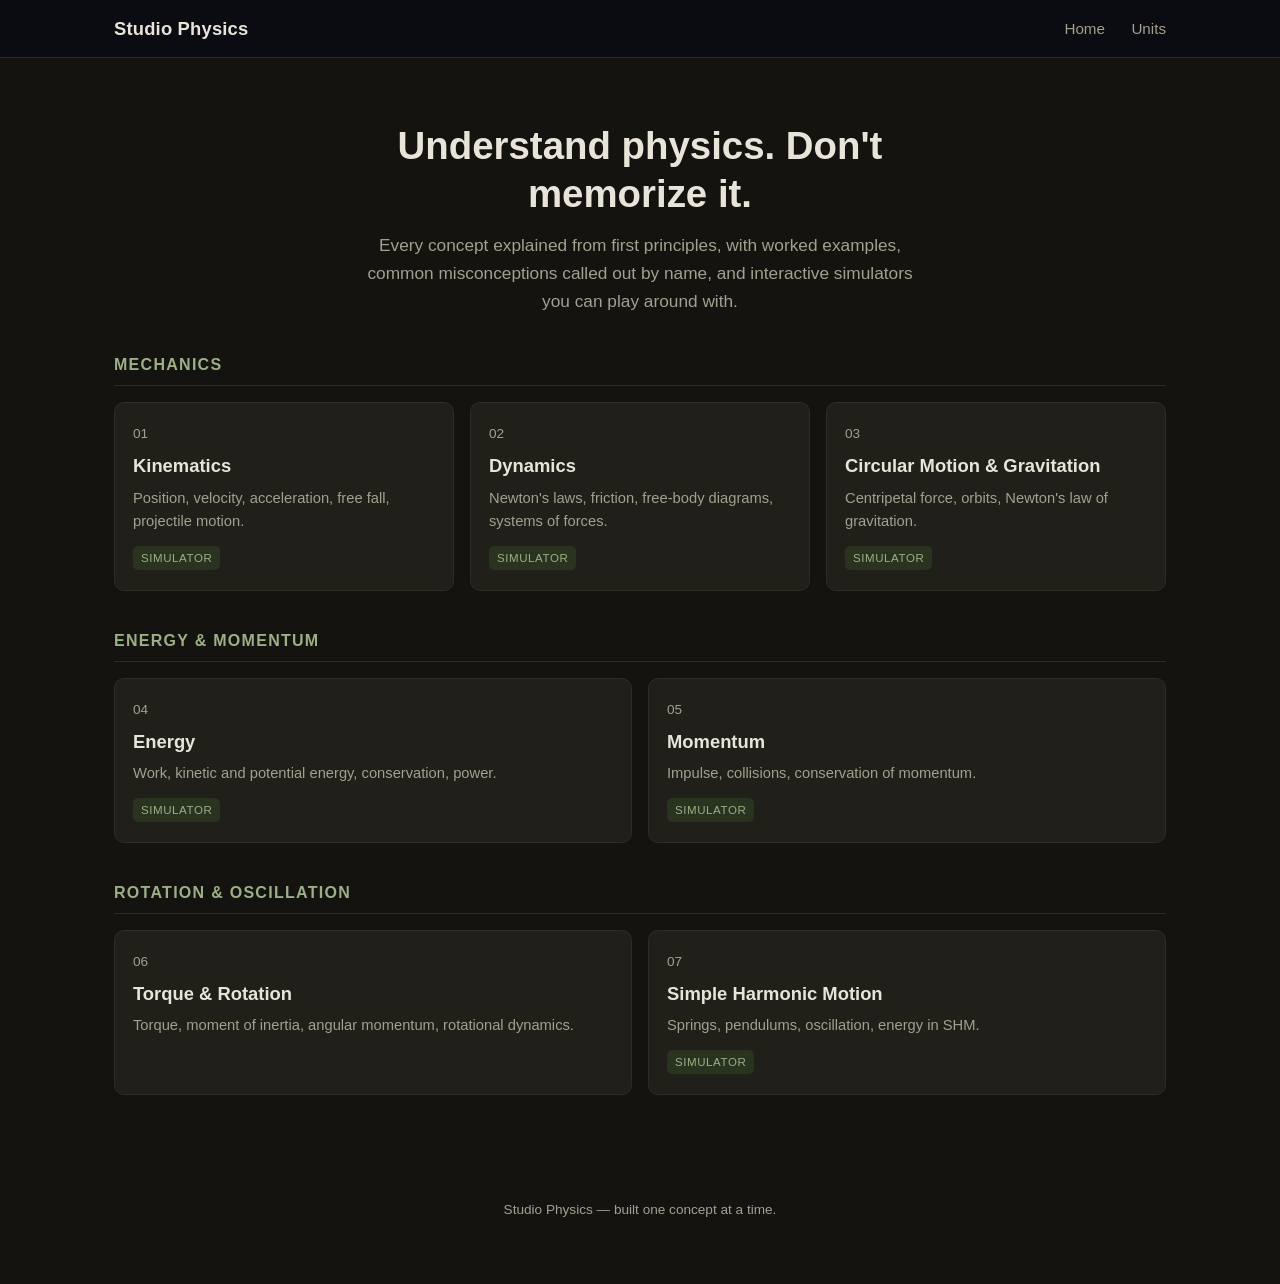
<file: index.html>
<!DOCTYPE html>
<html lang="en">
<head>
  <meta charset="UTF-8">
  <meta name="viewport" content="width=device-width, initial-scale=1.0">

  <title>Studio Physics</title>

  <link rel="icon" type="image/png" href="favicon.png">
  <link rel="apple-touch-icon" href="favicon.png">

  <meta name="theme-color" content="#0b0d12">

  <link rel="stylesheet" href="style.css">
</head>
<body>

  <header class="site-header">
    <div class="header-inner">
      <a href="index.html" class="brand">Studio Physics</a>
      <button class="nav-toggle" id="navToggle" aria-label="Toggle navigation">☰</button>
      <nav class="main-nav" id="mainNav">
        <a href="index.html">Home</a>
        <a href="units/kinematics/">Units</a>
      </nav>
    </div>
  </header>

  <main>
    <section class="hero">
      <h1>Understand physics. Don't memorize it.</h1>
      <p class="hero-sub">
        Every concept explained from first principles, with worked examples,
        common misconceptions called out by name, and interactive simulators
        you can play around with.
      </p>
    </section>

    <section class="unit-grid-section">
      <h2 class="section-label">Mechanics</h2>
      <div class="unit-grid">

        <a class="unit-card" href="units/kinematics/">
          <span class="unit-number">01</span>
          <span class="unit-title">Kinematics</span>
          <span class="unit-desc">Position, velocity, acceleration, free fall, projectile motion.</span>
          <span class="unit-tag sim-tag">Simulator</span>
        </a>

        <a class="unit-card" href="units/dynamics/">
          <span class="unit-number">02</span>
          <span class="unit-title">Dynamics</span>
          <span class="unit-desc">Newton's laws, friction, free-body diagrams, systems of forces.</span>
          <span class="unit-tag sim-tag">Simulator</span>
        </a>

        <a class="unit-card" href="units/circular-motion/">
          <span class="unit-number">03</span>
          <span class="unit-title">Circular Motion &amp; Gravitation</span>
          <span class="unit-desc">Centripetal force, orbits, Newton's law of gravitation.</span>
          <span class="unit-tag sim-tag">Simulator</span>
        </a>

      </div>

      <h2 class="section-label">Energy &amp; Momentum</h2>
      <div class="unit-grid">

        <a class="unit-card" href="units/energy/">
          <span class="unit-number">04</span>
          <span class="unit-title">Energy</span>
          <span class="unit-desc">Work, kinetic and potential energy, conservation, power.</span>
          <span class="unit-tag sim-tag">Simulator</span>
        </a>

        <a class="unit-card" href="units/momentum/">
          <span class="unit-number">05</span>
          <span class="unit-title">Momentum</span>
          <span class="unit-desc">Impulse, collisions, conservation of momentum.</span>
          <span class="unit-tag sim-tag">Simulator</span>
        </a>

      </div>

      <h2 class="section-label">Rotation &amp; Oscillation</h2>
      <div class="unit-grid">

        <a class="unit-card" href="units/torque-rotation/">
          <span class="unit-number">06</span>
          <span class="unit-title">Torque &amp; Rotation</span>
          <span class="unit-desc">Torque, moment of inertia, angular momentum, rotational dynamics.</span>
        </a>

        <a class="unit-card" href="units/shm/">
          <span class="unit-number">07</span>
          <span class="unit-title">Simple Harmonic Motion</span>
          <span class="unit-desc">Springs, pendulums, oscillation, energy in SHM.</span>
          <span class="unit-tag sim-tag">Simulator</span>
        </a>

      </div>
    </section>
  </main>

  <footer class="site-footer">
    <p>Studio Physics — built one concept at a time.</p>
  </footer>

  <script src="script.js"></script>
</body>
</html>
</file>
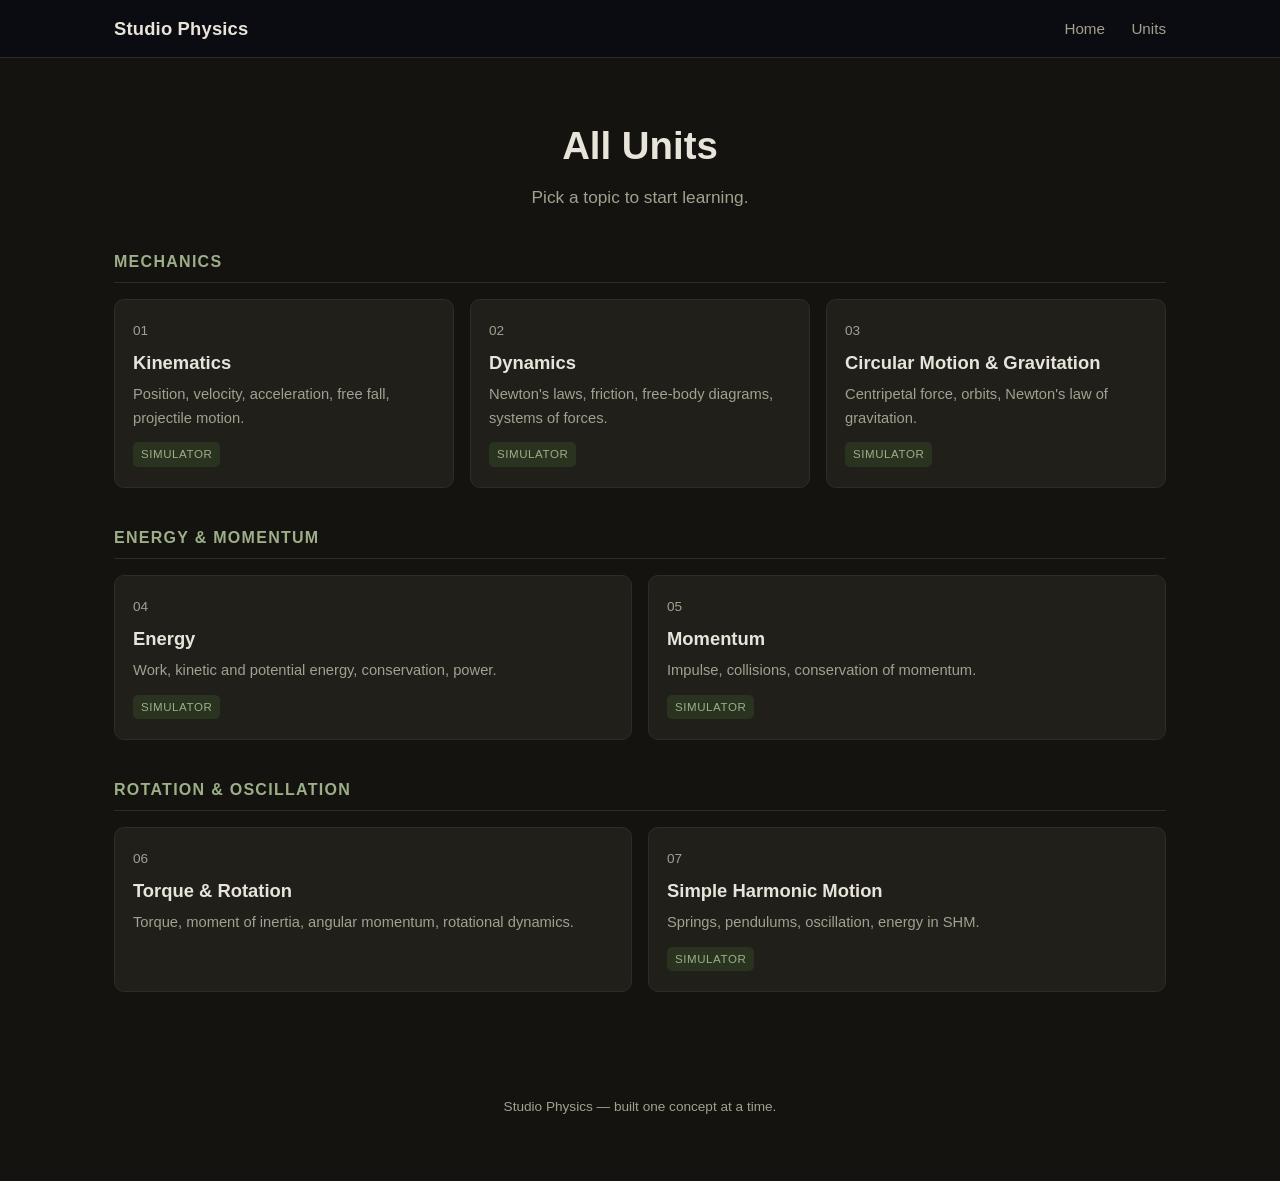
<file: units/index.html>
<!DOCTYPE html>
<html lang="en">
<head>
  <meta charset="UTF-8">
  <meta name="viewport" content="width=device-width, initial-scale=1.0">
  <title>Units — Studio Physics</title>
  <link rel="icon" type="image/png" href="../favicon.png">
  <meta name="theme-color" content="#0b0d12">
  <link rel="stylesheet" href="../style.css">
</head>
<body>

  <header class="site-header">
    <div class="header-inner">
      <a href="../index.html" class="brand">Studio Physics</a>
      <button class="nav-toggle" id="navToggle" aria-label="Toggle navigation">☰</button>
      <nav class="main-nav" id="mainNav">
        <a href="../index.html">Home</a>
        <a href="../units/">Units</a>
      </nav>
    </div>
  </header>

  <main>
    <section class="hero">
      <h1>All Units</h1>
      <p class="hero-sub">Pick a topic to start learning.</p>
    </section>

    <section class="unit-grid-section">
      <h2 class="section-label">Mechanics</h2>
      <div class="unit-grid">
        <a class="unit-card" href="kinematics/">
          <span class="unit-number">01</span>
          <span class="unit-title">Kinematics</span>
          <span class="unit-desc">Position, velocity, acceleration, free fall, projectile motion.</span>
          <span class="unit-tag sim-tag">Simulator</span>
        </a>
        <a class="unit-card" href="dynamics/">
          <span class="unit-number">02</span>
          <span class="unit-title">Dynamics</span>
          <span class="unit-desc">Newton's laws, friction, free-body diagrams, systems of forces.</span>
          <span class="unit-tag sim-tag">Simulator</span>
        </a>
        <a class="unit-card" href="circular-motion/">
          <span class="unit-number">03</span>
          <span class="unit-title">Circular Motion &amp; Gravitation</span>
          <span class="unit-desc">Centripetal force, orbits, Newton's law of gravitation.</span>
          <span class="unit-tag sim-tag">Simulator</span>
        </a>
      </div>

      <h2 class="section-label">Energy &amp; Momentum</h2>
      <div class="unit-grid">
        <a class="unit-card" href="energy/">
          <span class="unit-number">04</span>
          <span class="unit-title">Energy</span>
          <span class="unit-desc">Work, kinetic and potential energy, conservation, power.</span>
          <span class="unit-tag sim-tag">Simulator</span>
        </a>
        <a class="unit-card" href="momentum/">
          <span class="unit-number">05</span>
          <span class="unit-title">Momentum</span>
          <span class="unit-desc">Impulse, collisions, conservation of momentum.</span>
          <span class="unit-tag sim-tag">Simulator</span>
        </a>
      </div>

      <h2 class="section-label">Rotation &amp; Oscillation</h2>
      <div class="unit-grid">
        <a class="unit-card" href="torque-rotation/">
          <span class="unit-number">06</span>
          <span class="unit-title">Torque &amp; Rotation</span>
          <span class="unit-desc">Torque, moment of inertia, angular momentum, rotational dynamics.</span>
        </a>
        <a class="unit-card" href="shm/">
          <span class="unit-number">07</span>
          <span class="unit-title">Simple Harmonic Motion</span>
          <span class="unit-desc">Springs, pendulums, oscillation, energy in SHM.</span>
          <span class="unit-tag sim-tag">Simulator</span>
        </a>
      </div>
    </section>
  </main>

  <footer class="site-footer">
    <p>Studio Physics — built one concept at a time.</p>
  </footer>

  <script src="../script.js"></script>
</body>
</html>
</file>
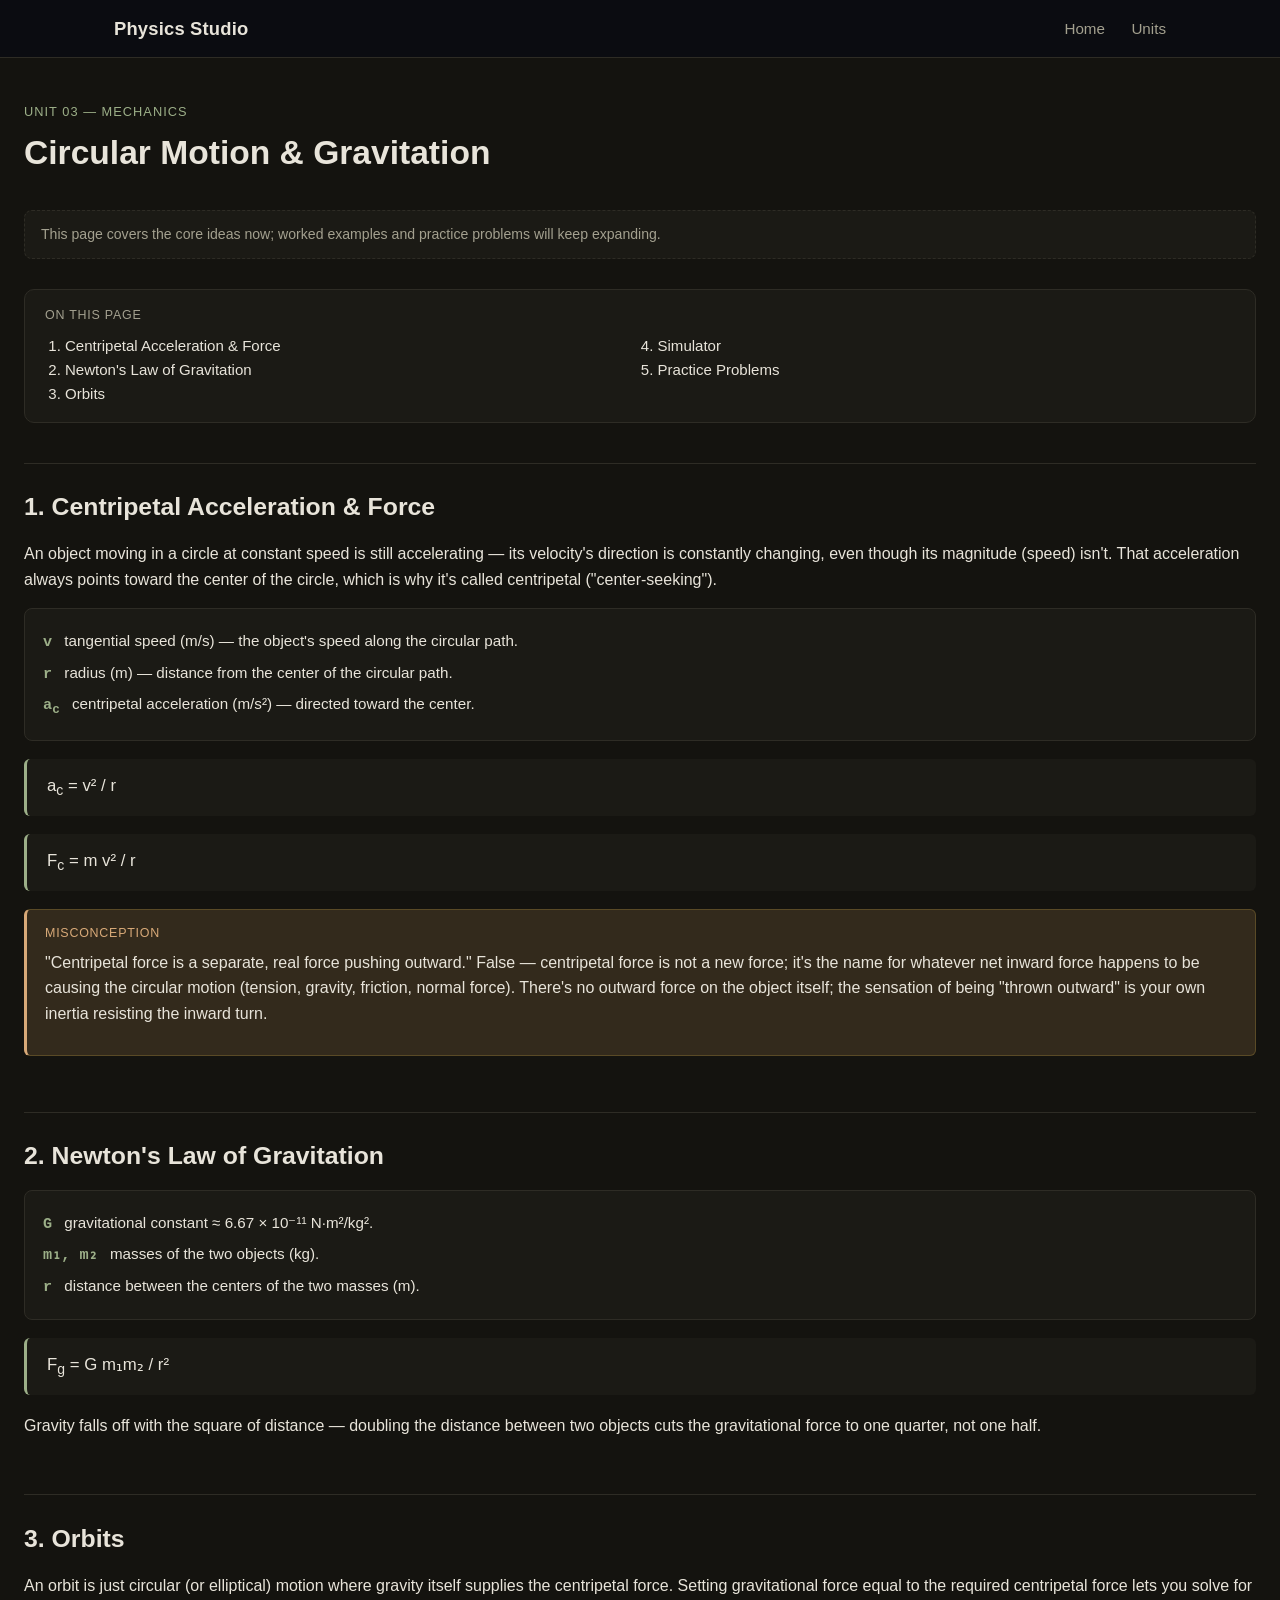
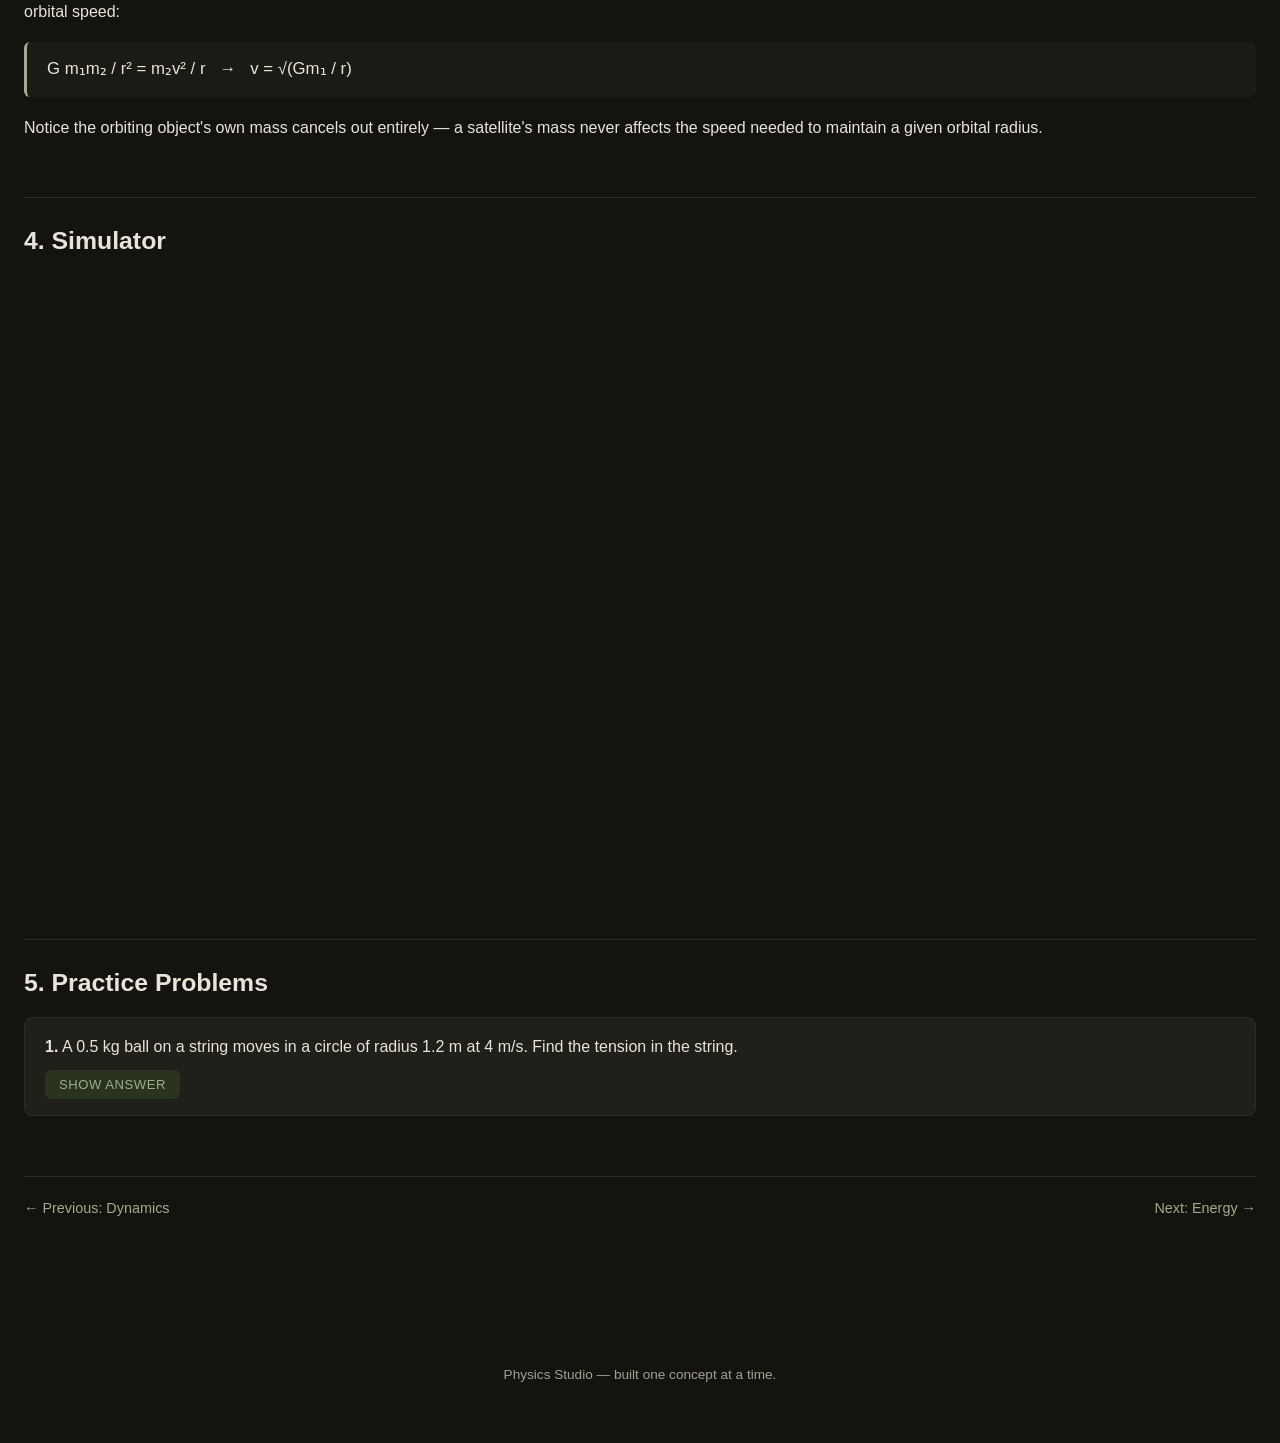
<file: units/circular-motion/index.html>
<!DOCTYPE html>
<html lang="en">
<head>
  <meta charset="UTF-8">
  <meta name="viewport" content="width=device-width, initial-scale=1.0">
  <title>Circular Motion & Gravitation — Studio Physics</title>
  <link rel="stylesheet" href="../../style.css">
</head>
<body>

  <header class="site-header">
    <div class="header-inner">
      <a href="../../index.html" class="brand">Physics Studio</a>
      <button class="nav-toggle" id="navToggle" aria-label="Toggle navigation">☰</button>
      <nav class="main-nav" id="mainNav">
        <a href="../../index.html">Home</a>
        <a href="../../index.html#">Units</a>
      </nav>
    </div>
  </header>

  <main class="lesson-main">

    <div class="lesson-header">
      <span class="lesson-eyebrow">Unit 03 — Mechanics</span>
      <h1>Circular Motion &amp; Gravitation</h1>
    </div>

    <p class="stub-notice">This page covers the core ideas now; worked examples and practice problems will keep expanding.</p>

    <nav class="lesson-toc">
      <p>On this page</p>
      <ol>
        <li><a href="#centripetal">Centripetal Acceleration & Force</a></li>
        <li><a href="#gravitation">Newton's Law of Gravitation</a></li>
        <li><a href="#orbits">Orbits</a></li>
        <li><a href="#simulator">Simulator</a></li>
        <li><a href="#practice">Practice Problems</a></li>
      </ol>
    </nav>

    <section class="concept-block" id="centripetal">
      <h2>1. Centripetal Acceleration &amp; Force</h2>
      <p>
        An object moving in a circle at constant speed is still accelerating — its velocity's direction is
        constantly changing, even though its magnitude (speed) isn't. That acceleration always points toward
        the center of the circle, which is why it's called centripetal ("center-seeking").
      </p>

      <ul class="var-list">
        <li><code>v</code> tangential speed (m/s) — the object's speed along the circular path.</li>
        <li><code>r</code> radius (m) — distance from the center of the circular path.</li>
        <li><code>a<sub>c</sub></code> centripetal acceleration (m/s²) — directed toward the center.</li>
      </ul>

      <div class="equation">a<sub>c</sub> = v² / r</div>
      <div class="equation">F<sub>c</sub> = m v² / r</div>

      <div class="misconception">
        <span class="label">Misconception</span>
        <p>
          "Centripetal force is a separate, real force pushing outward." False — centripetal force is not a
          new force; it's the name for whatever net inward force happens to be causing the circular motion
          (tension, gravity, friction, normal force). There's no outward force on the object itself; the
          sensation of being "thrown outward" is your own inertia resisting the inward turn.
        </p>
      </div>
    </section>

    <section class="concept-block" id="gravitation">
      <h2>2. Newton's Law of Gravitation</h2>
      <ul class="var-list">
        <li><code>G</code> gravitational constant ≈ 6.67 × 10⁻¹¹ N·m²/kg².</li>
        <li><code>m₁, m₂</code> masses of the two objects (kg).</li>
        <li><code>r</code> distance between the centers of the two masses (m).</li>
      </ul>
      <div class="equation">F<sub>g</sub> = G m₁m₂ / r²</div>
      <p>
        Gravity falls off with the square of distance — doubling the distance between two objects cuts the
        gravitational force to one quarter, not one half.
      </p>
    </section>

    <section class="concept-block" id="orbits">
      <h2>3. Orbits</h2>
      <p>
        An orbit is just circular (or elliptical) motion where gravity itself supplies the centripetal force.
        Setting gravitational force equal to the required centripetal force lets you solve for orbital speed:
      </p>
      <div class="equation">G m₁m₂ / r² = m₂v² / r &nbsp;&nbsp;→&nbsp;&nbsp; v = √(Gm₁ / r)</div>
      <p>
        Notice the orbiting object's own mass cancels out entirely — a satellite's mass never affects the
        speed needed to maintain a given orbital radius.
      </p>
    </section>

    <section class="concept-block" id="simulator">
      <h2>4. Simulator</h2>
      <iframe src="https://wafisharif.github.io/circular-motion-simulator/" width="100%" height="600" style="border:none; border-radius:10px;"></iframe>
    </section>

    <section class="concept-block" id="practice">
      <h2>5. Practice Problems</h2>
      <div class="practice-problem">
        <p><strong>1.</strong> A 0.5 kg ball on a string moves in a circle of radius 1.2 m at 4 m/s. Find the tension in the string.</p>
        <button class="reveal-btn" data-target="ans1">Show Answer</button>
        <div class="answer" id="ans1">
          F = mv²/r = 0.5(16)/1.2 ≈ 6.67 N.
        </div>
      </div>
    </section>

    <div class="lesson-pager">
      <a href="dynamics.html">← Previous: Dynamics</a>
      <a href="energy.html">Next: Energy →</a>
    </div>

  </main>

  <footer class="site-footer">
    <p>Physics Studio — built one concept at a time.</p>
  </footer>

  <script src="../../script.js"></script>
</body>
</html>
</file>
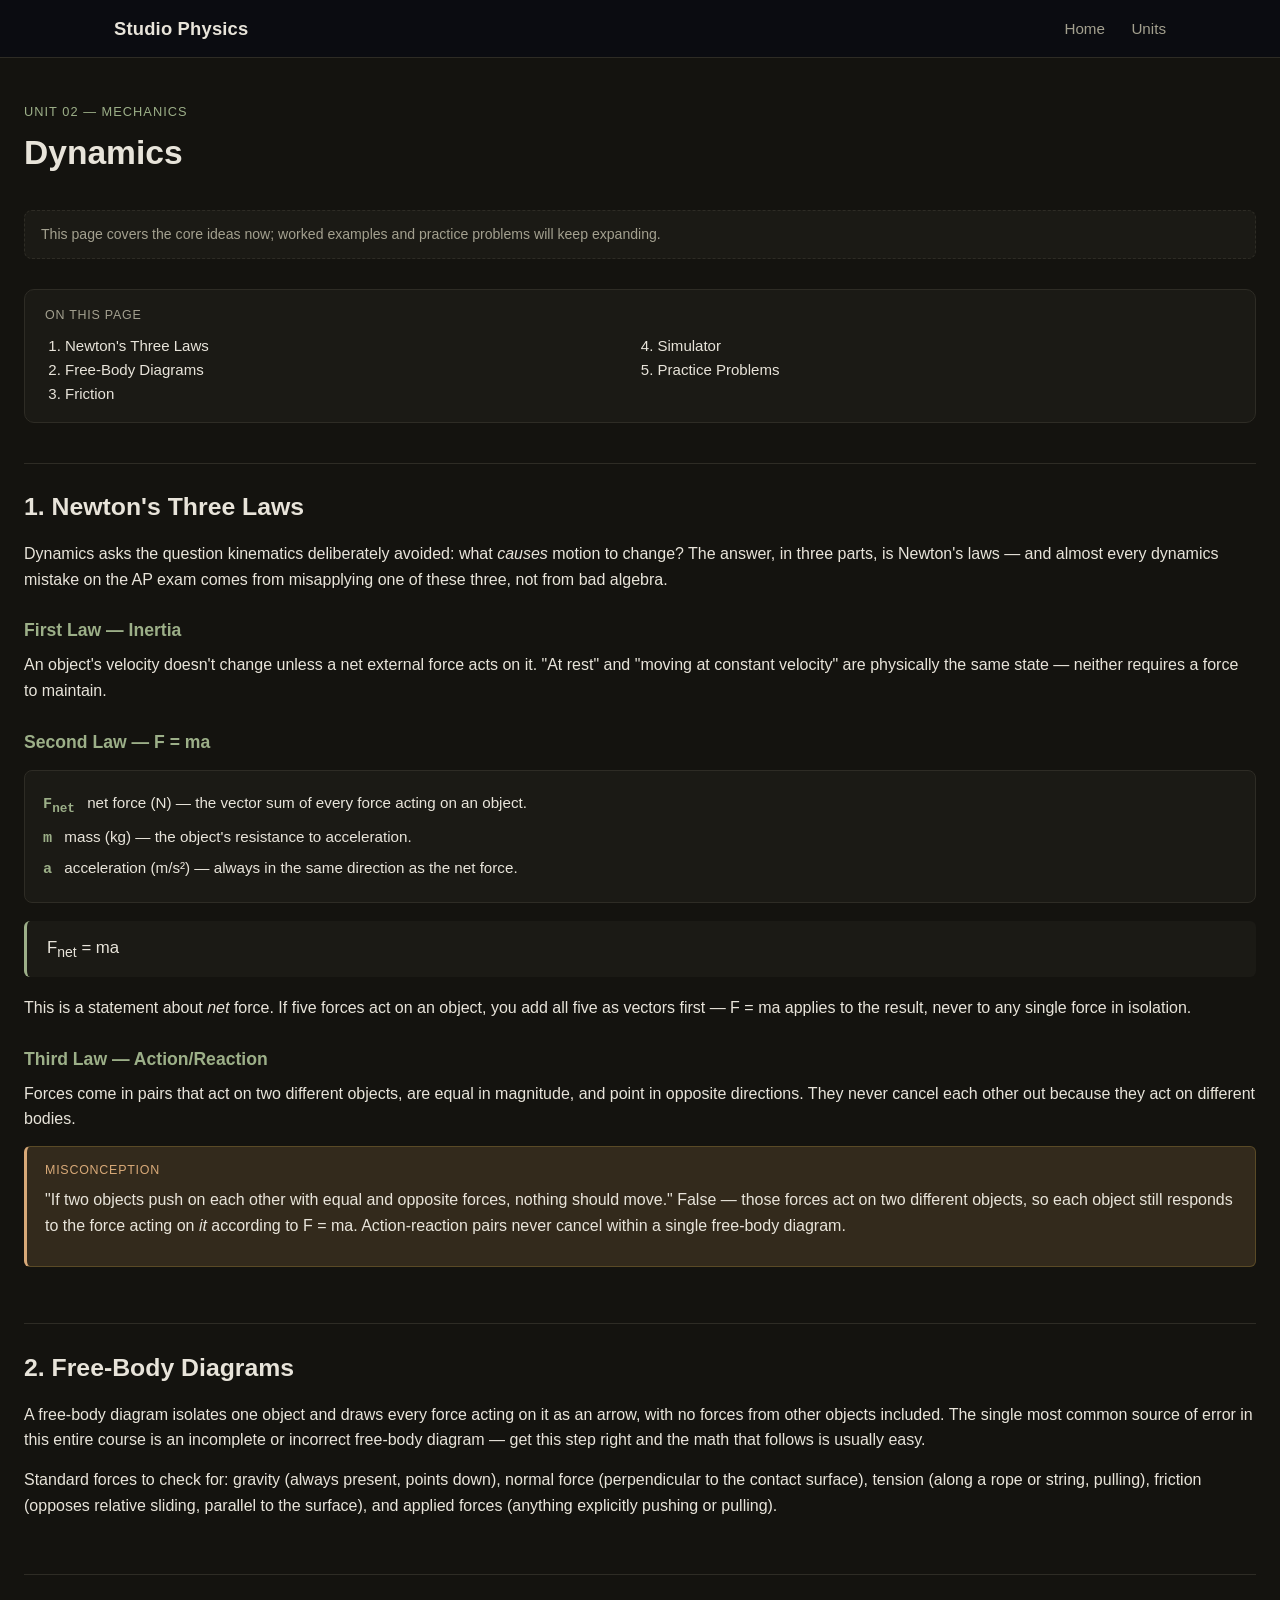
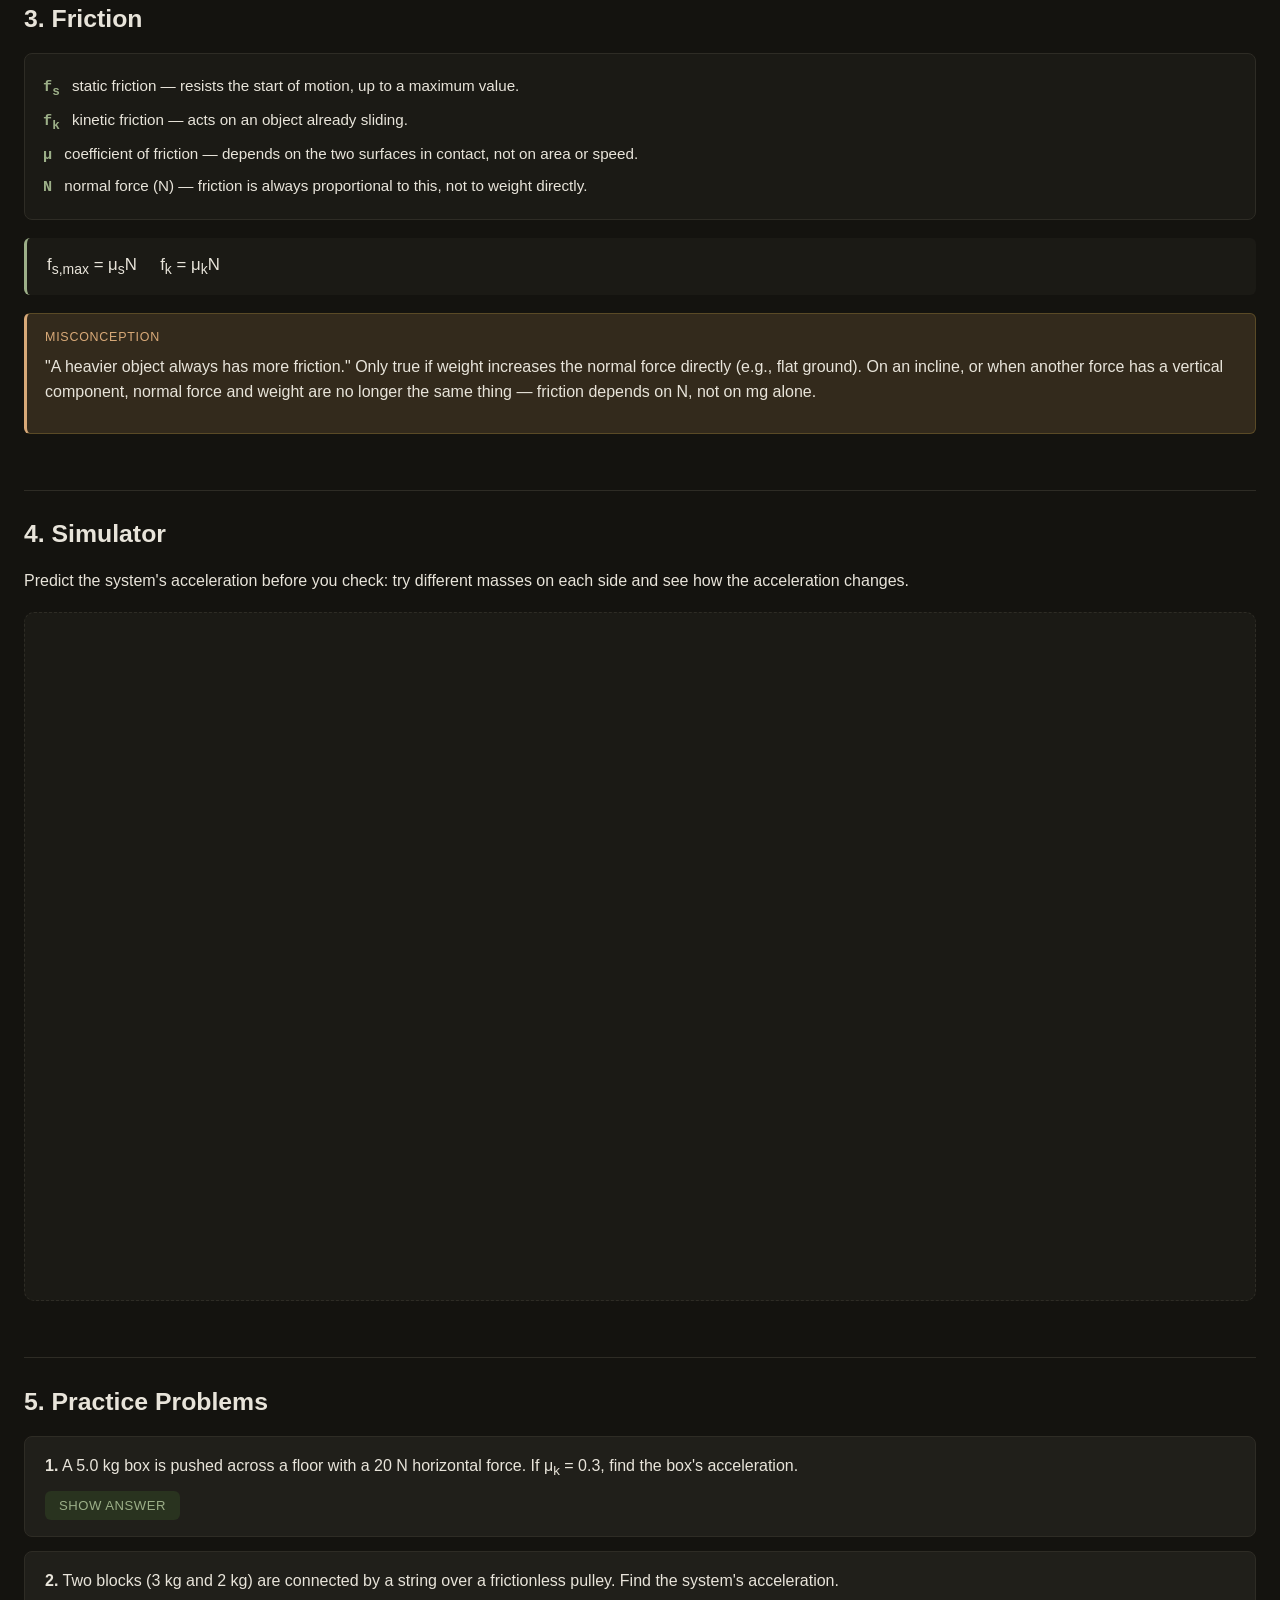
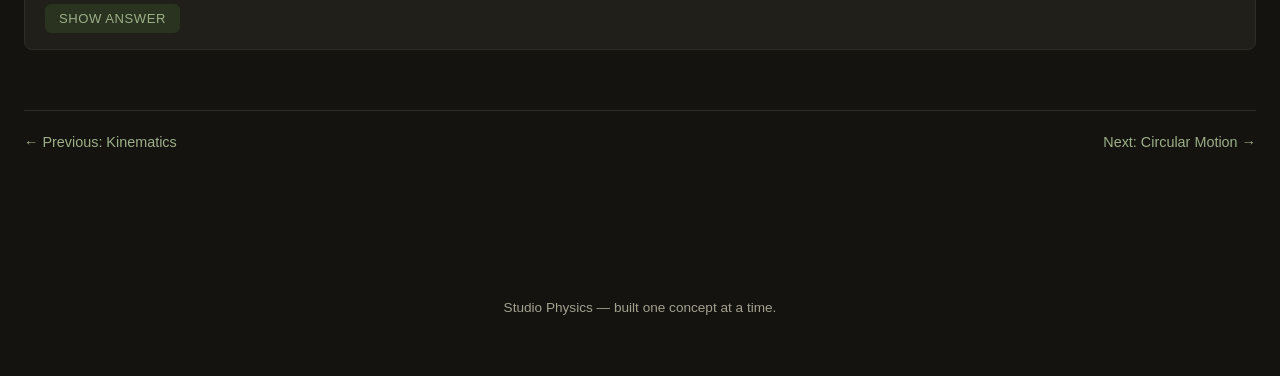
<file: units/dynamics/index.html>
<!DOCTYPE html>
<html lang="en">
<head>
  <meta charset="UTF-8">
  <meta name="viewport" content="width=device-width, initial-scale=1.0">
  <title>Dynamics — Studio Physics</title>
  <link rel="stylesheet" href="../../style.css">
</head>
<body>

  <header class="site-header">
    <div class="header-inner">
      <a href="../../index.html" class="brand">Studio Physics</a>
      <button class="nav-toggle" id="navToggle" aria-label="Toggle navigation">☰</button>
      <nav class="main-nav" id="mainNav">
        <a href="../../index.html">Home</a>
        <a href="../../index.html#">Units</a>
      </nav>
    </div>
  </header>

  <main class="lesson-main">

    <div class="lesson-header">
      <span class="lesson-eyebrow">Unit 02 — Mechanics</span>
      <h1>Dynamics</h1>
    </div>

    <p class="stub-notice">This page covers the core ideas now; worked examples and practice problems will keep expanding.</p>

    <nav class="lesson-toc">
      <p>On this page</p>
      <ol>
        <li><a href="#newtons-laws">Newton's Three Laws</a></li>
        <li><a href="#free-body-diagrams">Free-Body Diagrams</a></li>
        <li><a href="#friction">Friction</a></li>
        <li><a href="#simulator">Simulator</a></li>
        <li><a href="#practice">Practice Problems</a></li>
      </ol>
    </nav>

    <section class="concept-block" id="newtons-laws">
      <h2>1. Newton's Three Laws</h2>
      <p>
        Dynamics asks the question kinematics deliberately avoided: what <em>causes</em> motion to change?
        The answer, in three parts, is Newton's laws — and almost every dynamics mistake on the AP exam
        comes from misapplying one of these three, not from bad algebra.
      </p>

      <h3>First Law — Inertia</h3>
      <p>
        An object's velocity doesn't change unless a net external force acts on it. "At rest" and "moving at
        constant velocity" are physically the same state — neither requires a force to maintain.
      </p>

      <h3>Second Law — F = ma</h3>
      <ul class="var-list">
        <li><code>F<sub>net</sub></code> net force (N) — the vector sum of every force acting on an object.</li>
        <li><code>m</code> mass (kg) — the object's resistance to acceleration.</li>
        <li><code>a</code> acceleration (m/s²) — always in the same direction as the net force.</li>
      </ul>
      <div class="equation">F<sub>net</sub> = ma</div>
      <p>
        This is a statement about <em>net</em> force. If five forces act on an object, you add all five as
        vectors first — F = ma applies to the result, never to any single force in isolation.
      </p>

      <h3>Third Law — Action/Reaction</h3>
      <p>
        Forces come in pairs that act on two different objects, are equal in magnitude, and point in opposite
        directions. They never cancel each other out because they act on different bodies.
      </p>

      <div class="misconception">
        <span class="label">Misconception</span>
        <p>
          "If two objects push on each other with equal and opposite forces, nothing should move." False —
          those forces act on two different objects, so each object still responds to the force acting on
          <em>it</em> according to F = ma. Action-reaction pairs never cancel within a single free-body diagram.
        </p>
      </div>
    </section>

    <section class="concept-block" id="free-body-diagrams">
      <h2>2. Free-Body Diagrams</h2>
      <p>
        A free-body diagram isolates one object and draws every force acting on it as an arrow, with no
        forces from other objects included. The single most common source of error in this entire course is
        an incomplete or incorrect free-body diagram — get this step right and the math that follows is usually easy.
      </p>
      <p>
        Standard forces to check for: gravity (always present, points down), normal force (perpendicular to
        the contact surface), tension (along a rope or string, pulling), friction (opposes relative sliding,
        parallel to the surface), and applied forces (anything explicitly pushing or pulling).
      </p>
    </section>

    <section class="concept-block" id="friction">
      <h2>3. Friction</h2>
      <ul class="var-list">
        <li><code>f<sub>s</sub></code> static friction — resists the start of motion, up to a maximum value.</li>
        <li><code>f<sub>k</sub></code> kinetic friction — acts on an object already sliding.</li>
        <li><code>μ</code> coefficient of friction — depends on the two surfaces in contact, not on area or speed.</li>
        <li><code>N</code> normal force (N) — friction is always proportional to this, not to weight directly.</li>
      </ul>
      <div class="equation">f<sub>s,max</sub> = μ<sub>s</sub>N &nbsp;&nbsp;&nbsp; f<sub>k</sub> = μ<sub>k</sub>N</div>

      <div class="misconception">
        <span class="label">Misconception</span>
        <p>
          "A heavier object always has more friction." Only true if weight increases the normal force directly
          (e.g., flat ground). On an incline, or when another force has a vertical component, normal force
          and weight are no longer the same thing — friction depends on N, not on mg alone.
        </p>
      </div>
    </section>

    <section class="concept-block" id="simulator">
      <h2>4. Simulator</h2>
      <p>
        Predict the system's acceleration before you check: try different masses on each side and see how
        the acceleration changes.
      </p>
      <div class="sim-embed">
        <iframe src="https://wafisharif.github.io/atwood-machine-simulator/" width="100%" height="600" style="border:none; border-radius:10px;"></iframe>
      </div>
    </section>

    <section class="concept-block" id="practice">
      <h2>5. Practice Problems</h2>

      <div class="practice-problem">
        <p><strong>1.</strong> A 5.0 kg box is pushed across a floor with a 20 N horizontal force. If μ<sub>k</sub> = 0.3, find the box's acceleration.</p>
        <button class="reveal-btn" data-target="ans1">Show Answer</button>
        <div class="answer" id="ans1">
          N = mg = 49 N. f<sub>k</sub> = 0.3 × 49 ≈ 14.7 N. F<sub>net</sub> = 20 − 14.7 = 5.3 N. a = 5.3/5.0 ≈ 1.06 m/s².
        </div>
      </div>

      <div class="practice-problem">
        <p><strong>2.</strong> Two blocks (3 kg and 2 kg) are connected by a string over a frictionless pulley. Find the system's acceleration.</p>
        <button class="reveal-btn" data-target="ans2">Show Answer</button>
        <div class="answer" id="ans2">
          a = (m₁ − m₂)g / (m₁ + m₂) = (3−2)(9.8)/5 ≈ 1.96 m/s².
        </div>
      </div>
    </section>

    <div class="lesson-pager">
      <a href="../kinematics/">← Previous: Kinematics</a>
      <a href="../circular-motion/">Next: Circular Motion →</a>
    </div>

  </main>

  <footer class="site-footer">
    <p>Studio Physics — built one concept at a time.</p>
  </footer>

  <script src="../../script.js"></script>
</body>
</html>
</file>
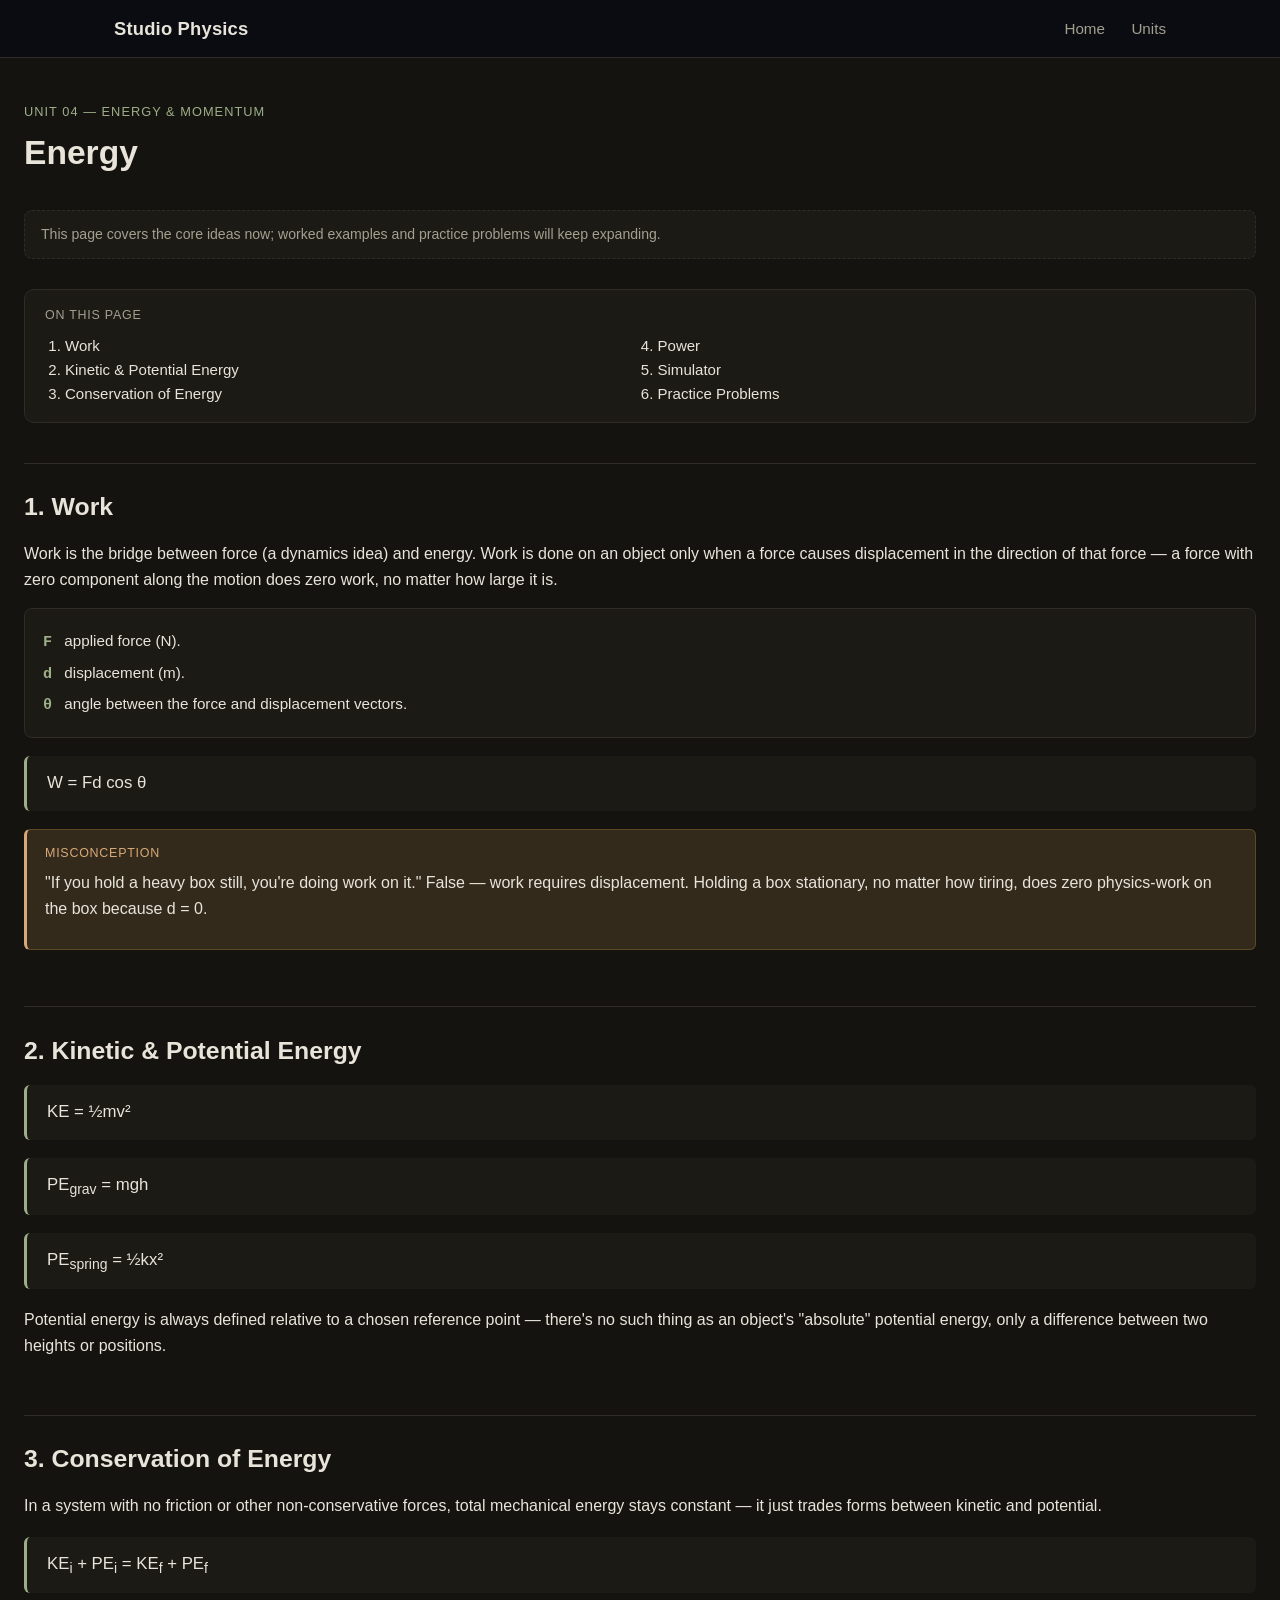
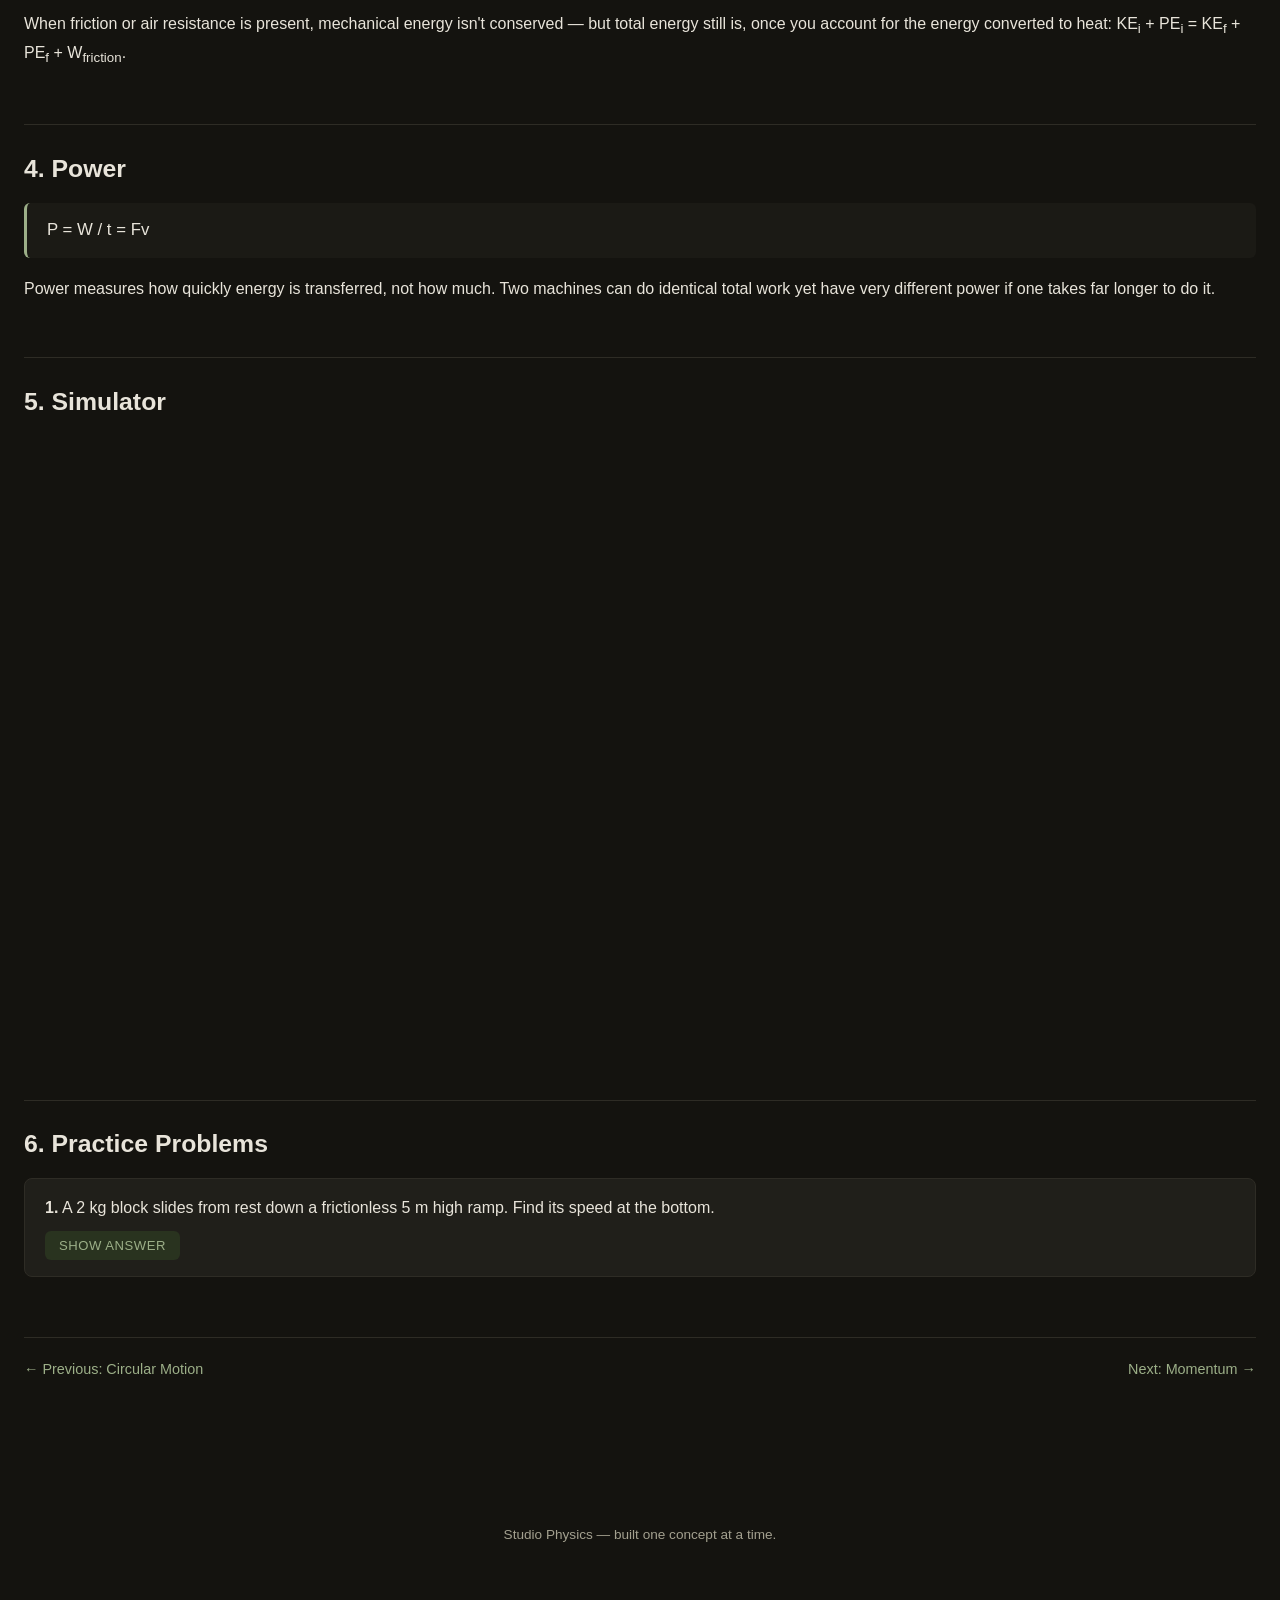
<file: units/energy/index.html>
<!DOCTYPE html>
<html lang="en">
<head>
  <meta charset="UTF-8">
  <meta name="viewport" content="width=device-width, initial-scale=1.0">
  <title>Energy — Studio Physics</title>
  <link rel="stylesheet" href="../../style.css">
</head>
<body>

  <header class="site-header">
    <div class="header-inner">
      <a href="../../index.html" class="brand">Studio Physics</a>
      <button class="nav-toggle" id="navToggle" aria-label="Toggle navigation">☰</button>
      <nav class="main-nav" id="mainNav">
        <a href="../../index.html">Home</a>
        <a href="../../index.html#">Units</a>
      </nav>
    </div>
  </header>

  <main class="lesson-main">

    <div class="lesson-header">
      <span class="lesson-eyebrow">Unit 04 — Energy & Momentum</span>
      <h1>Energy</h1>
    </div>

    <p class="stub-notice">This page covers the core ideas now; worked examples and practice problems will keep expanding.</p>

    <nav class="lesson-toc">
      <p>On this page</p>
      <ol>
        <li><a href="#work">Work</a></li>
        <li><a href="#ke-pe">Kinetic & Potential Energy</a></li>
        <li><a href="#conservation">Conservation of Energy</a></li>
        <li><a href="#power">Power</a></li>
        <li><a href="#simulator">Simulator</a></li>
        <li><a href="#practice">Practice Problems</a></li>
      </ol>
    </nav>

    <section class="concept-block" id="work">
      <h2>1. Work</h2>
      <p>
        Work is the bridge between force (a dynamics idea) and energy. Work is done on an object only when
        a force causes displacement in the direction of that force — a force with zero component along the
        motion does zero work, no matter how large it is.
      </p>
      <ul class="var-list">
        <li><code>F</code> applied force (N).</li>
        <li><code>d</code> displacement (m).</li>
        <li><code>θ</code> angle between the force and displacement vectors.</li>
      </ul>
      <div class="equation">W = Fd cos θ</div>

      <div class="misconception">
        <span class="label">Misconception</span>
        <p>
          "If you hold a heavy box still, you're doing work on it." False — work requires displacement.
          Holding a box stationary, no matter how tiring, does zero physics-work on the box because d = 0.
        </p>
      </div>
    </section>

    <section class="concept-block" id="ke-pe">
      <h2>2. Kinetic &amp; Potential Energy</h2>
      <div class="equation">KE = ½mv²</div>
      <div class="equation">PE<sub>grav</sub> = mgh</div>
      <div class="equation">PE<sub>spring</sub> = ½kx²</div>
      <p>
        Potential energy is always defined relative to a chosen reference point — there's no such thing as
        an object's "absolute" potential energy, only a difference between two heights or positions.
      </p>
    </section>

    <section class="concept-block" id="conservation">
      <h2>3. Conservation of Energy</h2>
      <p>
        In a system with no friction or other non-conservative forces, total mechanical energy stays constant —
        it just trades forms between kinetic and potential.
      </p>
      <div class="equation">KE<sub>i</sub> + PE<sub>i</sub> = KE<sub>f</sub> + PE<sub>f</sub></div>
      <p>
        When friction or air resistance is present, mechanical energy isn't conserved — but total energy still
        is, once you account for the energy converted to heat: KE<sub>i</sub> + PE<sub>i</sub> = KE<sub>f</sub> + PE<sub>f</sub> + W<sub>friction</sub>.
      </p>
    </section>

    <section class="concept-block" id="power">
      <h2>4. Power</h2>
      <div class="equation">P = W / t = Fv</div>
      <p>
        Power measures how quickly energy is transferred, not how much. Two machines can do identical total
        work yet have very different power if one takes far longer to do it.
      </p>
    </section>

    <section class="concept-block" id="simulator">
      <h2>5. Simulator</h2>
      <iframe src="https://wafisharif.github.io/inclined-plane-simulator/" width="100%" height="600" style="border:none; border-radius:10px;"></iframe>
    </section>

    <section class="concept-block" id="practice">
      <h2>6. Practice Problems</h2>
      <div class="practice-problem">
        <p><strong>1.</strong> A 2 kg block slides from rest down a frictionless 5 m high ramp. Find its speed at the bottom.</p>
        <button class="reveal-btn" data-target="ans1">Show Answer</button>
        <div class="answer" id="ans1">
          mgh = ½mv² → v = √(2gh) = √(2 × 9.8 × 5) ≈ 9.9 m/s.
        </div>
      </div>
    </section>

    <div class="lesson-pager">
      <a href="../circular-motion/">← Previous: Circular Motion</a>
      <a href="../momentum/">Next: Momentum →</a>
    </div>

  </main>

  <footer class="site-footer">
    <p>Studio Physics — built one concept at a time.</p>
  </footer>

  <script src="../../script.js"></script>
</body>
</html>
</file>
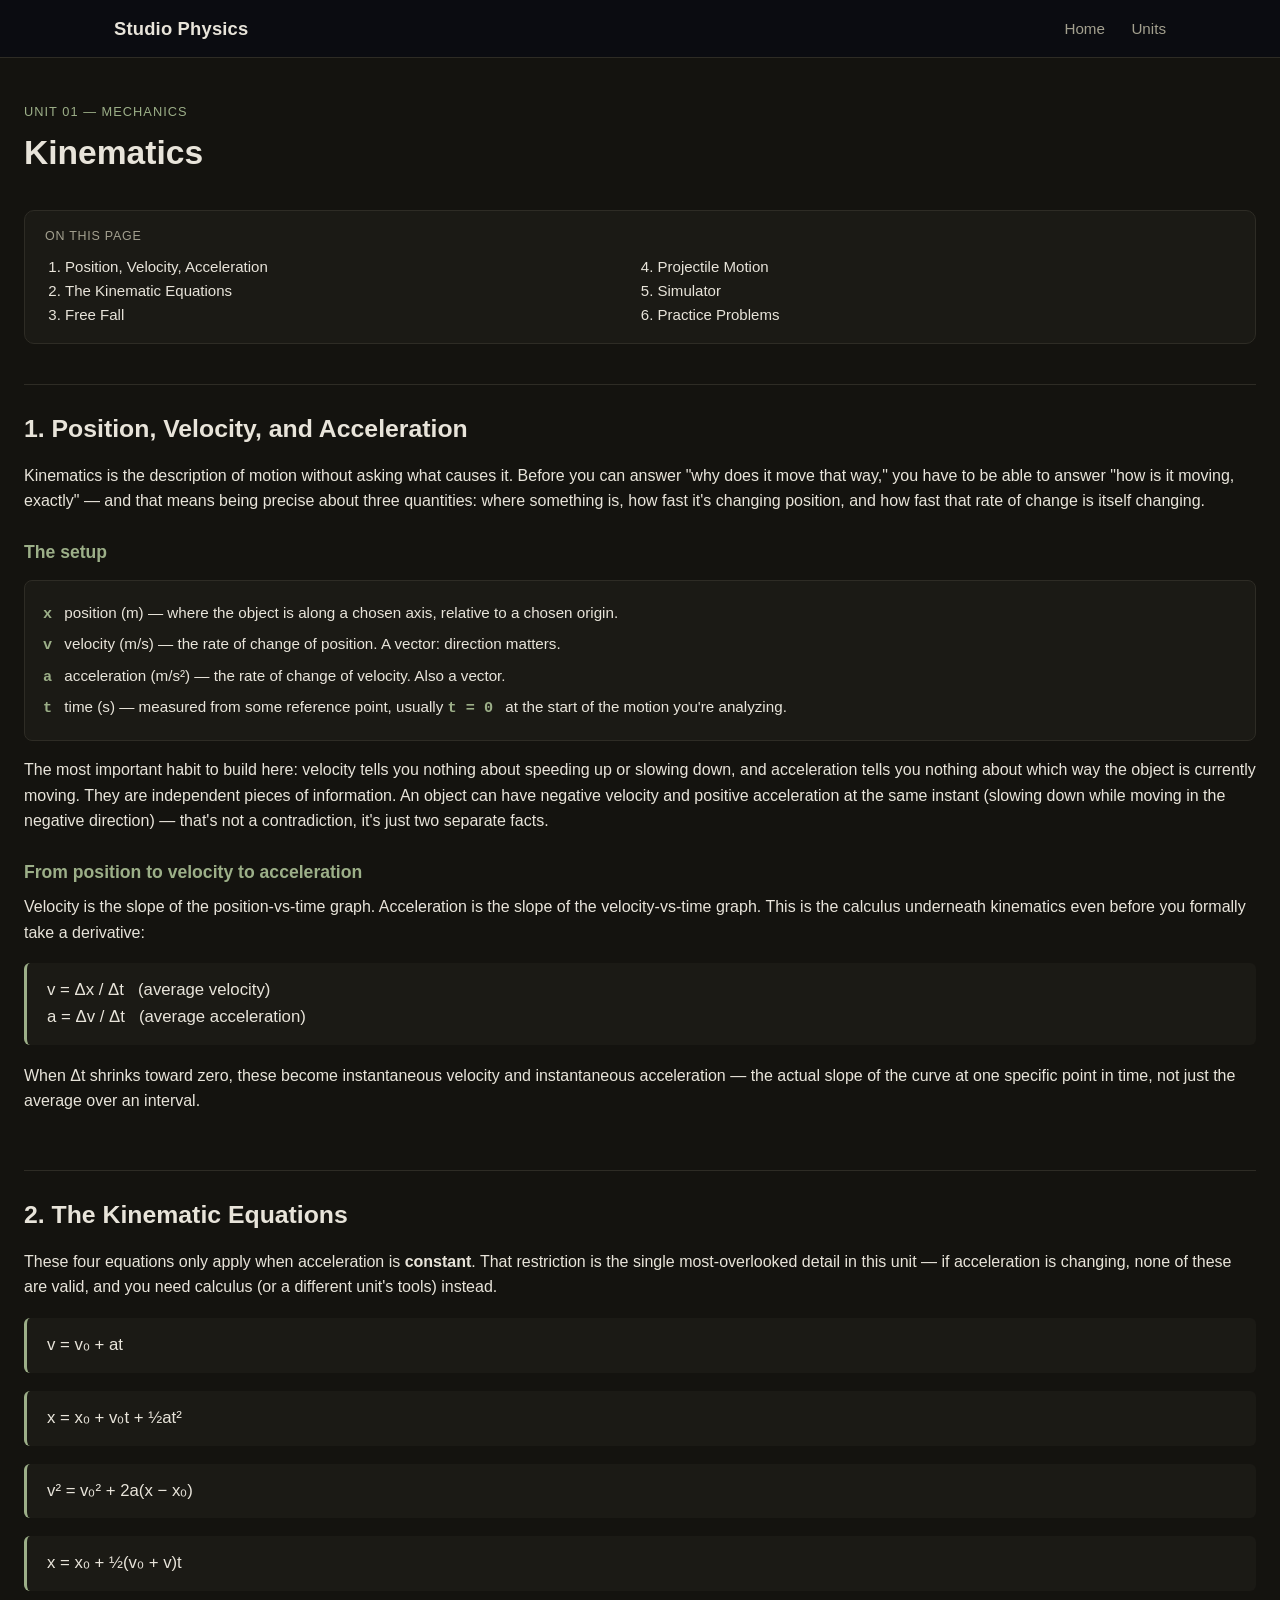
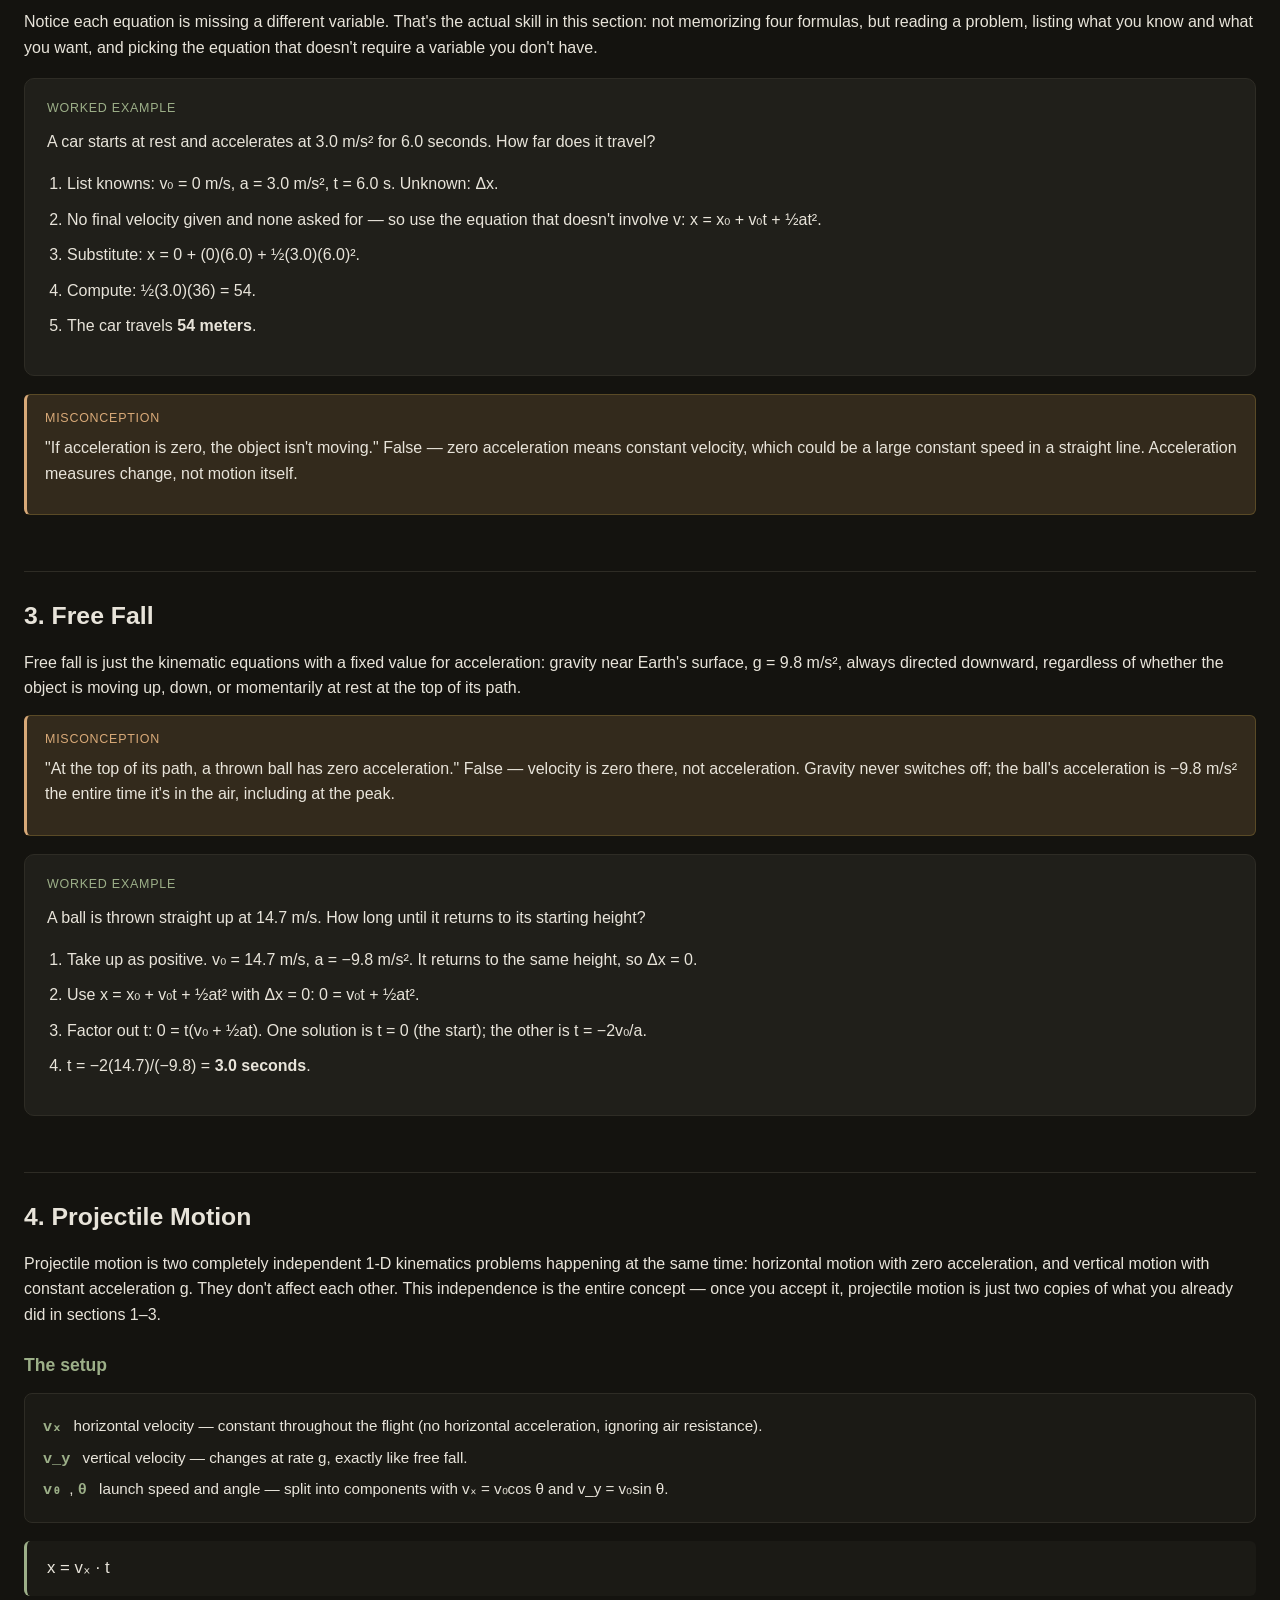
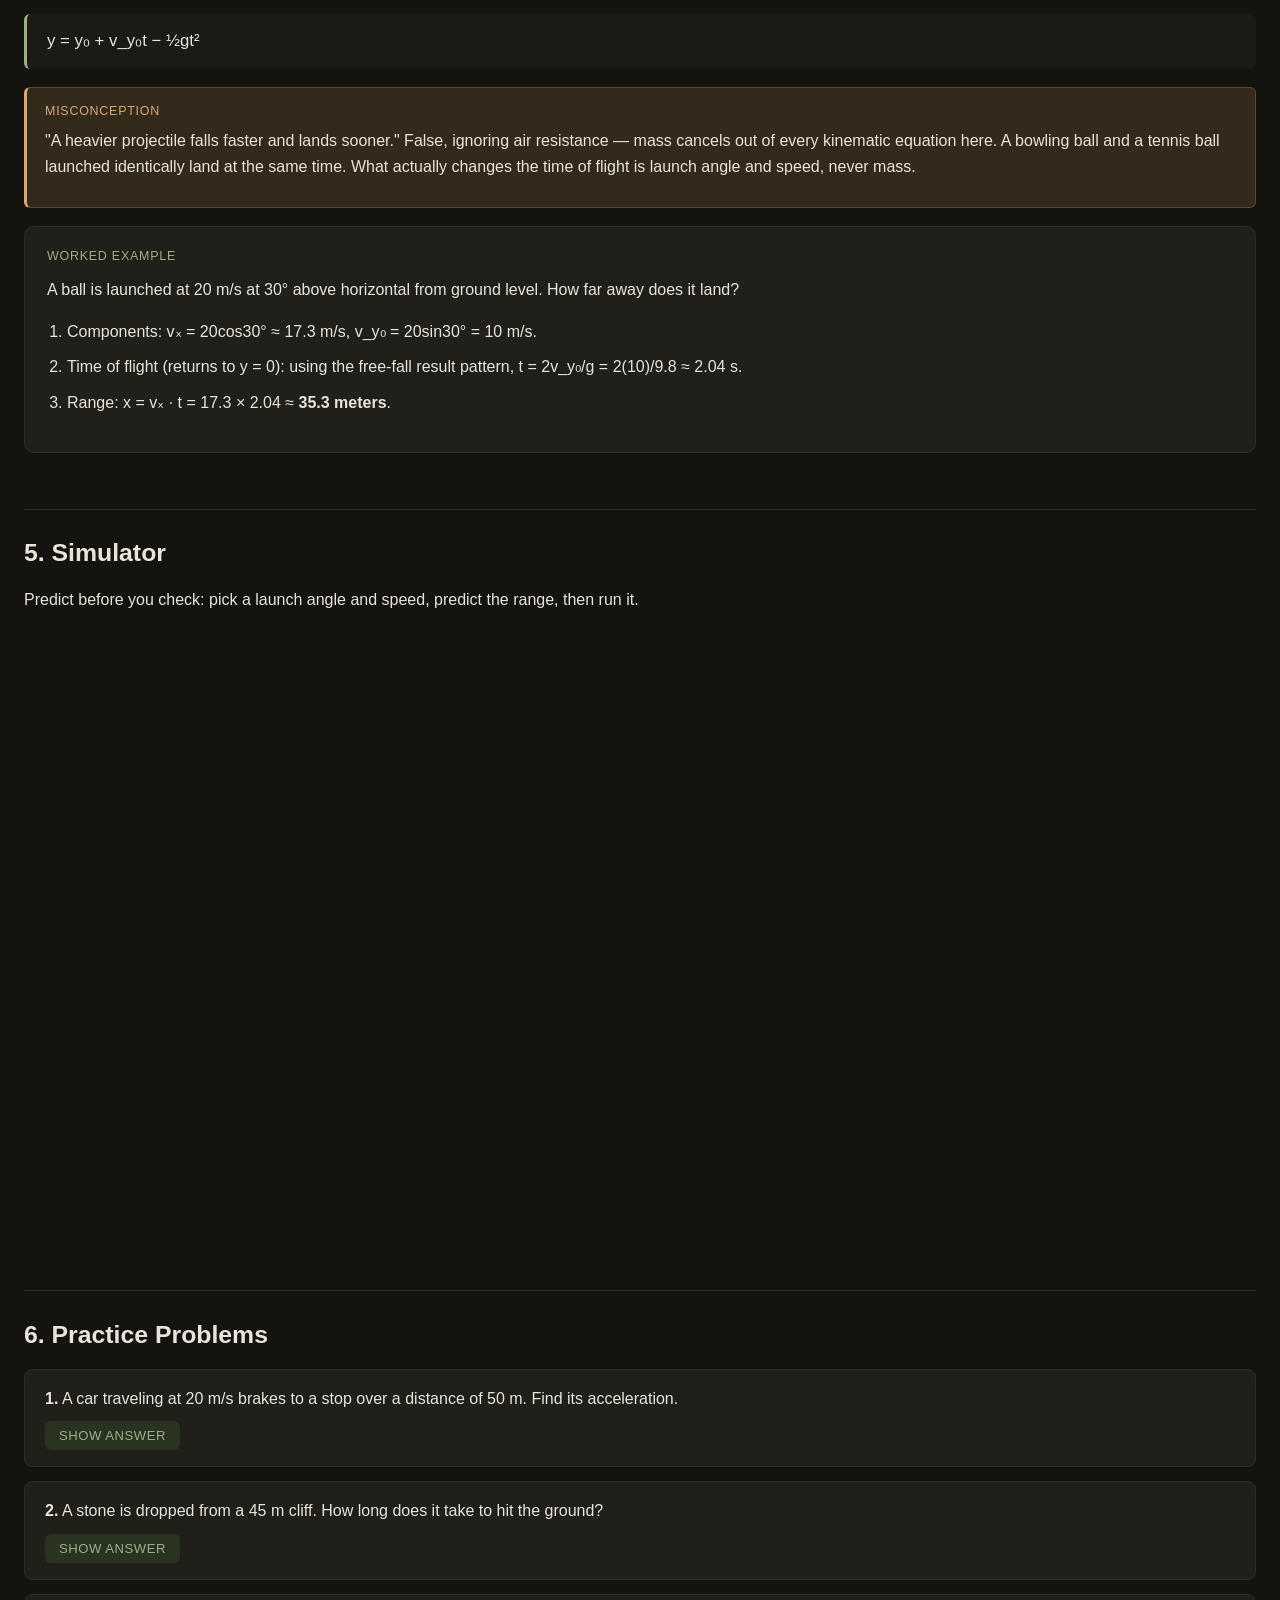
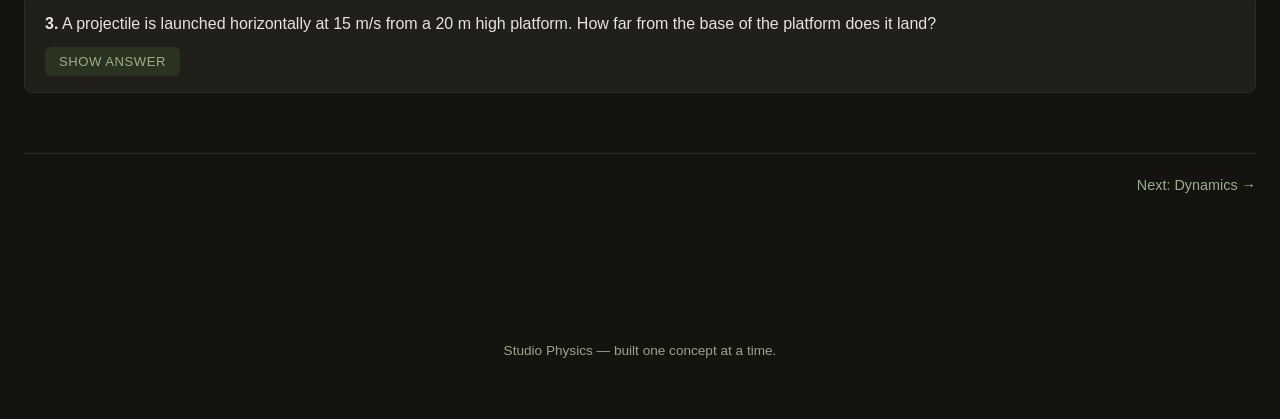
<file: units/kinematics/index.html>
<!DOCTYPE html>
<html lang="en">
<head>
  <meta charset="UTF-8">
  <meta name="viewport" content="width=device-width, initial-scale=1.0">
  <title>Kinematics — Studio Physics</title>
  <link rel="stylesheet" href="../../style.css">
</head>
<body>

  <header class="site-header">
    <div class="header-inner">
      <a href="../../index.html" class="brand">Studio Physics</a>
      <button class="nav-toggle" id="navToggle" aria-label="Toggle navigation">☰</button>
      <nav class="main-nav" id="mainNav">
        <a href="../../index.html">Home</a>
        <a href="../../index.html#">Units</a>
      </nav>
    </div>
  </header>

  <main class="lesson-main">

    <div class="lesson-header">
      <span class="lesson-eyebrow">Unit 01 — Mechanics</span>
      <h1>Kinematics</h1>
    </div>

    <nav class="lesson-toc">
      <p>On this page</p>
      <ol>
        <li><a href="#position-velocity-acceleration">Position, Velocity, Acceleration</a></li>
        <li><a href="#kinematic-equations">The Kinematic Equations</a></li>
        <li><a href="#free-fall">Free Fall</a></li>
        <li><a href="#projectile-motion">Projectile Motion</a></li>
        <li><a href="#simulator">Simulator</a></li>
        <li><a href="#practice">Practice Problems</a></li>
      </ol>
    </nav>

    <!-- ============ SECTION 1 ============ -->
    <section class="concept-block" id="position-velocity-acceleration">
      <h2>1. Position, Velocity, and Acceleration</h2>

      <p>
        Kinematics is the description of motion without asking what causes it.
        Before you can answer "why does it move that way," you have to be able to answer
        "how is it moving, exactly" — and that means being precise about three quantities:
        where something is, how fast it's changing position, and how fast that rate of change is itself changing.
      </p>

      <h3>The setup</h3>
      <ul class="var-list">
        <li><code>x</code> position (m) — where the object is along a chosen axis, relative to a chosen origin.</li>
        <li><code>v</code> velocity (m/s) — the rate of change of position. A vector: direction matters.</li>
        <li><code>a</code> acceleration (m/s²) — the rate of change of velocity. Also a vector.</li>
        <li><code>t</code> time (s) — measured from some reference point, usually <code>t = 0</code> at the start of the motion you're analyzing.</li>
      </ul>

      <p>
        The most important habit to build here: velocity tells you nothing about speeding up or slowing down,
        and acceleration tells you nothing about which way the object is currently moving. They are independent
        pieces of information. An object can have negative velocity and positive acceleration at the same instant
        (slowing down while moving in the negative direction) — that's not a contradiction, it's just two separate facts.
      </p>

      <h3>From position to velocity to acceleration</h3>
      <p>
        Velocity is the slope of the position-vs-time graph. Acceleration is the slope of the velocity-vs-time graph.
        This is the calculus underneath kinematics even before you formally take a derivative:
      </p>

      <div class="equation">v = Δx / Δt &nbsp;&nbsp;(average velocity)<br>a = Δv / Δt &nbsp;&nbsp;(average acceleration)</div>

      <p>
        When Δt shrinks toward zero, these become instantaneous velocity and instantaneous acceleration —
        the actual slope of the curve at one specific point in time, not just the average over an interval.
      </p>
    </section>

    <!-- ============ SECTION 2 ============ -->
    <section class="concept-block" id="kinematic-equations">
      <h2>2. The Kinematic Equations</h2>

      <p>
        These four equations only apply when acceleration is <strong>constant</strong>. That restriction is
        the single most-overlooked detail in this unit — if acceleration is changing, none of these are valid,
        and you need calculus (or a different unit's tools) instead.
      </p>

      <div class="equation">v = v₀ + at</div>
      <div class="equation">x = x₀ + v₀t + ½at²</div>
      <div class="equation">v² = v₀² + 2a(x − x₀)</div>
      <div class="equation">x = x₀ + ½(v₀ + v)t</div>

      <p>
        Notice each equation is missing a different variable. That's the actual skill in this section:
        not memorizing four formulas, but reading a problem, listing what you know and what you want, and
        picking the equation that doesn't require a variable you don't have.
      </p>

      <div class="worked-example">
        <span class="label">Worked Example</span>
        <p>A car starts at rest and accelerates at 3.0 m/s² for 6.0 seconds. How far does it travel?</p>
        <ol>
          <li>List knowns: v₀ = 0 m/s, a = 3.0 m/s², t = 6.0 s. Unknown: Δx.</li>
          <li>No final velocity given and none asked for — so use the equation that doesn't involve v:
            x = x₀ + v₀t + ½at².</li>
          <li>Substitute: x = 0 + (0)(6.0) + ½(3.0)(6.0)².</li>
          <li>Compute: ½(3.0)(36) = 54.</li>
          <li>The car travels <strong>54 meters</strong>.</li>
        </ol>
      </div>

      <div class="misconception">
        <span class="label">Misconception</span>
        <p>
          "If acceleration is zero, the object isn't moving." False — zero acceleration means constant velocity,
          which could be a large constant speed in a straight line. Acceleration measures change, not motion itself.
        </p>
      </div>
    </section>

    <!-- ============ SECTION 3 ============ -->
    <section class="concept-block" id="free-fall">
      <h2>3. Free Fall</h2>

      <p>
        Free fall is just the kinematic equations with a fixed value for acceleration: gravity near Earth's
        surface, g = 9.8 m/s², always directed downward, regardless of whether the object is moving up, down,
        or momentarily at rest at the top of its path.
      </p>

      <div class="misconception">
        <span class="label">Misconception</span>
        <p>
          "At the top of its path, a thrown ball has zero acceleration." False — velocity is zero there, not
          acceleration. Gravity never switches off; the ball's acceleration is −9.8 m/s² the entire time it's
          in the air, including at the peak.
        </p>
      </div>

      <div class="worked-example">
        <span class="label">Worked Example</span>
        <p>A ball is thrown straight up at 14.7 m/s. How long until it returns to its starting height?</p>
        <ol>
          <li>Take up as positive. v₀ = 14.7 m/s, a = −9.8 m/s². It returns to the same height, so Δx = 0.</li>
          <li>Use x = x₀ + v₀t + ½at² with Δx = 0: 0 = v₀t + ½at².</li>
          <li>Factor out t: 0 = t(v₀ + ½at). One solution is t = 0 (the start); the other is t = −2v₀/a.</li>
          <li>t = −2(14.7)/(−9.8) = <strong>3.0 seconds</strong>.</li>
        </ol>
      </div>
    </section>

    <!-- ============ SECTION 4 ============ -->
    <section class="concept-block" id="projectile-motion">
      <h2>4. Projectile Motion</h2>

      <p>
        Projectile motion is two completely independent 1-D kinematics problems happening at the same time:
        horizontal motion with zero acceleration, and vertical motion with constant acceleration g. They don't
        affect each other. This independence is the entire concept — once you accept it, projectile motion
        is just two copies of what you already did in sections 1–3.
      </p>

      <h3>The setup</h3>
      <ul class="var-list">
        <li><code>vₓ</code> horizontal velocity — constant throughout the flight (no horizontal acceleration, ignoring air resistance).</li>
        <li><code>v_y</code> vertical velocity — changes at rate g, exactly like free fall.</li>
        <li><code>v₀</code>, <code>θ</code> launch speed and angle — split into components with vₓ = v₀cos θ and v_y = v₀sin θ.</li>
      </ul>

      <div class="equation">x = vₓ · t</div>
      <div class="equation">y = y₀ + v_y₀t − ½gt²</div>

      <div class="misconception">
        <span class="label">Misconception</span>
        <p>
          "A heavier projectile falls faster and lands sooner." False, ignoring air resistance — mass cancels
          out of every kinematic equation here. A bowling ball and a tennis ball launched identically land at
          the same time. What actually changes the time of flight is launch angle and speed, never mass.
        </p>
      </div>

      <div class="worked-example">
        <span class="label">Worked Example</span>
        <p>A ball is launched at 20 m/s at 30° above horizontal from ground level. How far away does it land?</p>
        <ol>
          <li>Components: vₓ = 20cos30° ≈ 17.3 m/s, v_y₀ = 20sin30° = 10 m/s.</li>
          <li>Time of flight (returns to y = 0): using the free-fall result pattern, t = 2v_y₀/g = 2(10)/9.8 ≈ 2.04 s.</li>
          <li>Range: x = vₓ · t = 17.3 × 2.04 ≈ <strong>35.3 meters</strong>.</li>
        </ol>
      </div>
    </section>

    <!-- ============ SECTION 5 — SIMULATOR ============ -->
    <section class="concept-block" id="simulator">
      <h2>5. Simulator</h2>
      <p>
        Predict before you check: pick a launch angle and speed, predict the range, then run it.
      </p>
      <iframe src="https://wafisharif.github.io/projectile-motion-simulator/" width="100%" height="600" style="border:none; border-radius:10px;"></iframe>
    </section>

    <!-- ============ SECTION 6 — PRACTICE ============ -->
    <section class="concept-block" id="practice">
      <h2>6. Practice Problems</h2>

      <div class="practice-problem">
        <p><strong>1.</strong> A car traveling at 20 m/s brakes to a stop over a distance of 50 m. Find its acceleration.</p>
        <button class="reveal-btn" data-target="ans1">Show Answer</button>
        <div class="answer" id="ans1">
          v² = v₀² + 2aΔx → 0 = 400 + 2a(50) → a = −4 m/s². The car decelerates at 4 m/s².
        </div>
      </div>

      <div class="practice-problem">
        <p><strong>2.</strong> A stone is dropped from a 45 m cliff. How long does it take to hit the ground?</p>
        <button class="reveal-btn" data-target="ans2">Show Answer</button>
        <div class="answer" id="ans2">
          Δy = ½gt² → 45 = ½(9.8)t² → t² ≈ 9.18 → t ≈ 3.03 s.
        </div>
      </div>

      <div class="practice-problem">
        <p><strong>3.</strong> A projectile is launched horizontally at 15 m/s from a 20 m high platform. How far from the base of the platform does it land?</p>
        <button class="reveal-btn" data-target="ans3">Show Answer</button>
        <div class="answer" id="ans3">
          Vertical: 20 = ½(9.8)t² → t ≈ 2.02 s. Horizontal: x = 15 × 2.02 ≈ 30.3 m.
        </div>
      </div>
    </section>

    <div class="lesson-pager">
      <span></span>
      <a href="../dynamics/">Next: Dynamics →</a>
    </div>

  </main>

  <footer class="site-footer">
    <p>Studio Physics — built one concept at a time.</p>
  </footer>

  <script src="../../script.js"></script>
</body>
</html>
</file>
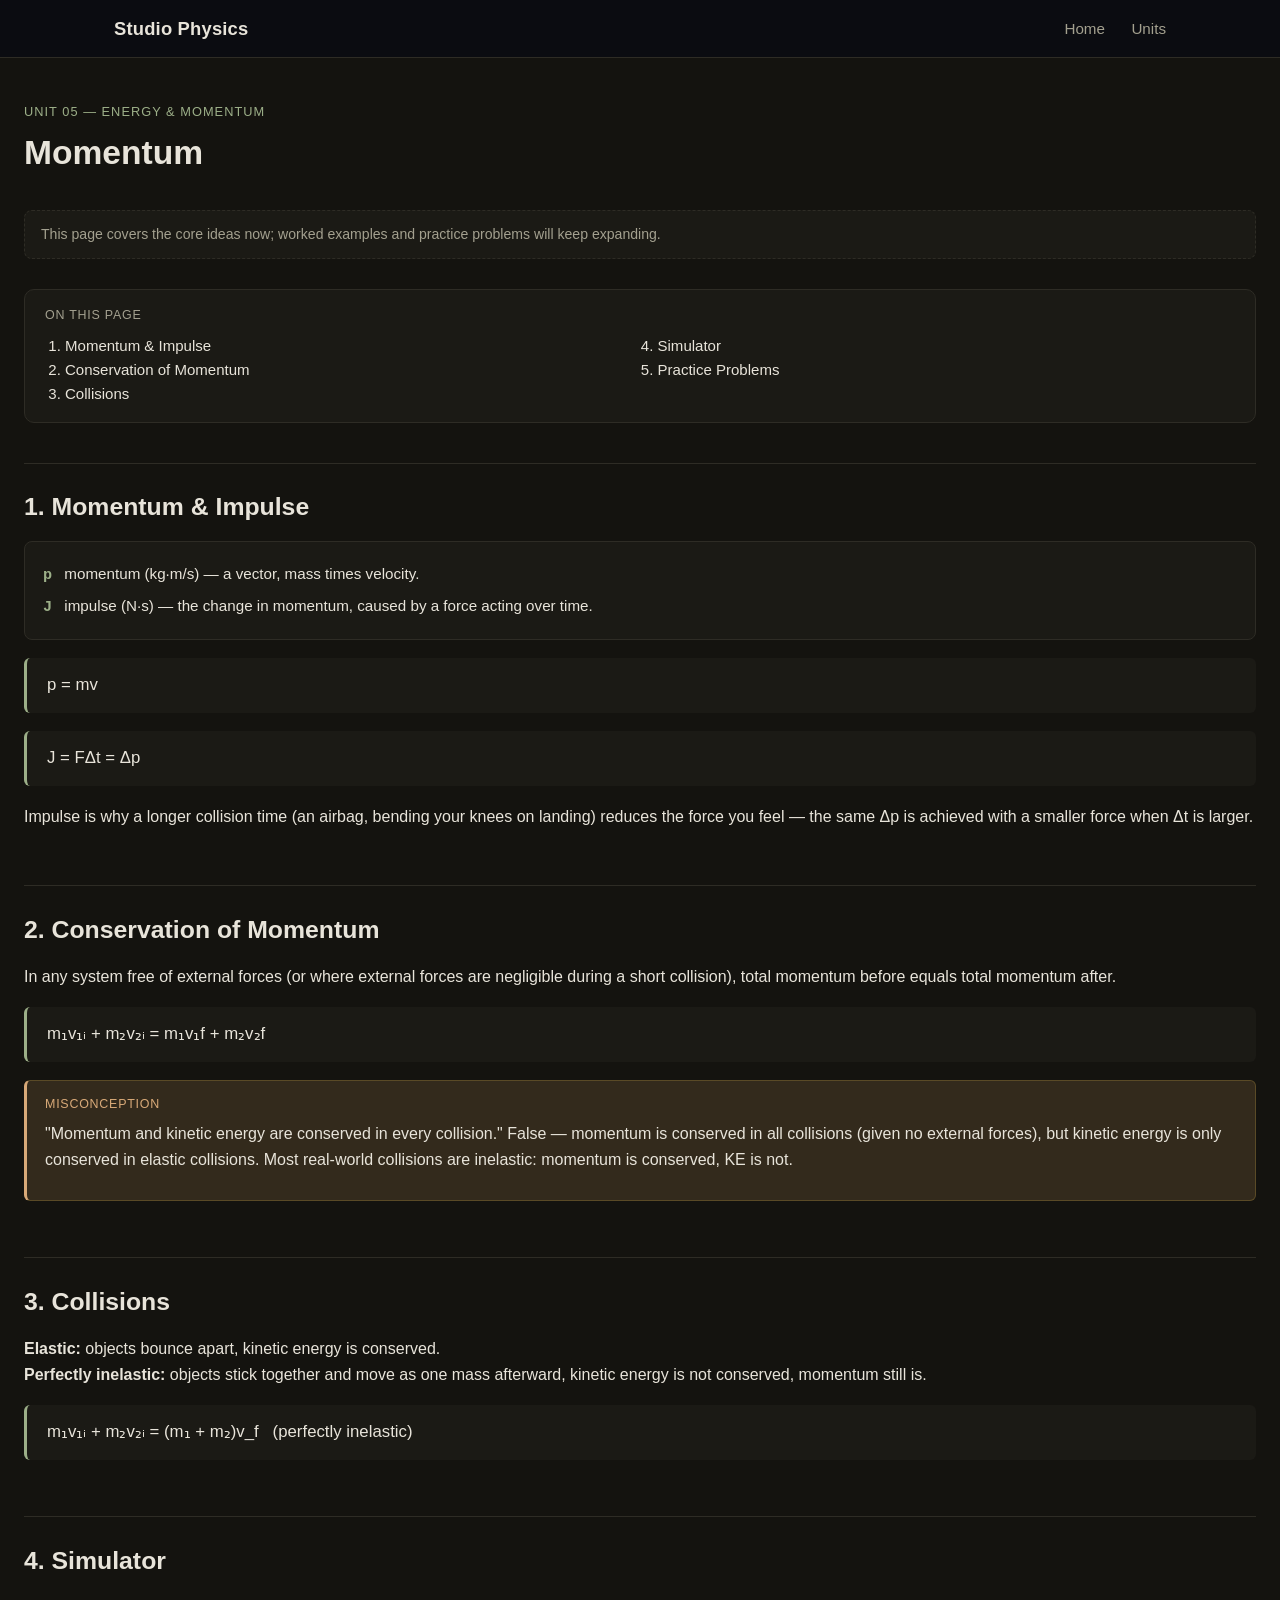
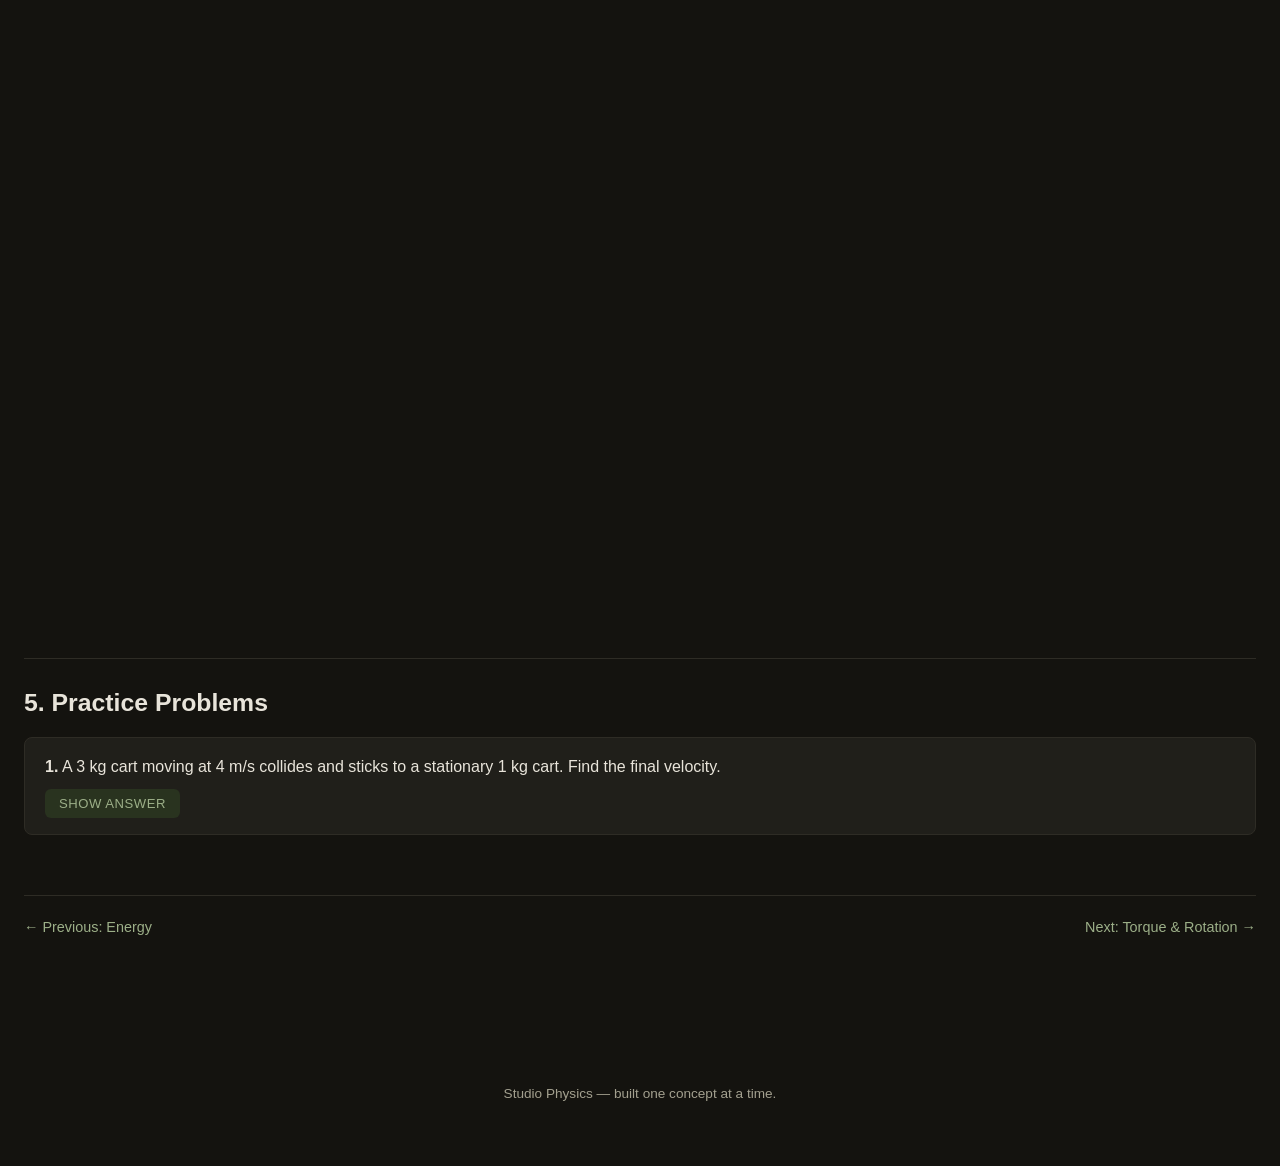
<file: units/momentum/index.html>
<!DOCTYPE html>
<html lang="en">
<head>
  <meta charset="UTF-8">
  <meta name="viewport" content="width=device-width, initial-scale=1.0">
  <title>Momentum — Studio Physics</title>
  <link rel="stylesheet" href="../../style.css">
</head>
<body>

  <header class="site-header">
    <div class="header-inner">
      <a href="../../index.html" class="brand">Studio Physics</a>
      <button class="nav-toggle" id="navToggle" aria-label="Toggle navigation">☰</button>
      <nav class="main-nav" id="mainNav">
        <a href="../../index.html">Home</a>
        <a href="../../index.html#">Units</a>
      </nav>
    </div>
  </header>

  <main class="lesson-main">

    <div class="lesson-header">
      <span class="lesson-eyebrow">Unit 05 — Energy & Momentum</span>
      <h1>Momentum</h1>
    </div>

    <p class="stub-notice">This page covers the core ideas now; worked examples and practice problems will keep expanding.</p>

    <nav class="lesson-toc">
      <p>On this page</p>
      <ol>
        <li><a href="#momentum-impulse">Momentum & Impulse</a></li>
        <li><a href="#conservation">Conservation of Momentum</a></li>
        <li><a href="#collisions">Collisions</a></li>
        <li><a href="#simulator">Simulator</a></li>
        <li><a href="#practice">Practice Problems</a></li>
      </ol>
    </nav>

    <section class="concept-block" id="momentum-impulse">
      <h2>1. Momentum &amp; Impulse</h2>
      <ul class="var-list">
        <li><code>p</code> momentum (kg·m/s) — a vector, mass times velocity.</li>
        <li><code>J</code> impulse (N·s) — the change in momentum, caused by a force acting over time.</li>
      </ul>
      <div class="equation">p = mv</div>
      <div class="equation">J = FΔt = Δp</div>
      <p>
        Impulse is why a longer collision time (an airbag, bending your knees on landing) reduces the force
        you feel — the same Δp is achieved with a smaller force when Δt is larger.
      </p>
    </section>

    <section class="concept-block" id="conservation">
      <h2>2. Conservation of Momentum</h2>
      <p>
        In any system free of external forces (or where external forces are negligible during a short collision),
        total momentum before equals total momentum after.
      </p>
      <div class="equation">m₁v₁ᵢ + m₂v₂ᵢ = m₁v₁f + m₂v₂f</div>

      <div class="misconception">
        <span class="label">Misconception</span>
        <p>
          "Momentum and kinetic energy are conserved in every collision." False — momentum is conserved in
          all collisions (given no external forces), but kinetic energy is only conserved in elastic
          collisions. Most real-world collisions are inelastic: momentum is conserved, KE is not.
        </p>
      </div>
    </section>

    <section class="concept-block" id="collisions">
      <h2>3. Collisions</h2>
      <p>
        <strong>Elastic:</strong> objects bounce apart, kinetic energy is conserved.<br>
        <strong>Perfectly inelastic:</strong> objects stick together and move as one mass afterward,
        kinetic energy is not conserved, momentum still is.
      </p>
      <div class="equation">m₁v₁ᵢ + m₂v₂ᵢ = (m₁ + m₂)v_f &nbsp;&nbsp;(perfectly inelastic)</div>
    </section>

    <section class="concept-block" id="simulator">
      <h2>4. Simulator</h2>
      <iframe src="https://wafisharif.github.io/momentum-and-collision-simulator/" width="100%" height="600" style="border:none; border-radius:10px;"></iframe>
    </section>

    <section class="concept-block" id="practice">
      <h2>5. Practice Problems</h2>
      <div class="practice-problem">
        <p><strong>1.</strong> A 3 kg cart moving at 4 m/s collides and sticks to a stationary 1 kg cart. Find the final velocity.</p>
        <button class="reveal-btn" data-target="ans1">Show Answer</button>
        <div class="answer" id="ans1">
          (3)(4) + (1)(0) = (4)v_f → v_f = 3 m/s.
        </div>
      </div>
    </section>

    <div class="lesson-pager">
      <a href="../energy/">← Previous: Energy</a>
      <a href="../torque-rotation/">Next: Torque & Rotation →</a>
    </div>

  </main>

  <footer class="site-footer">
    <p>Studio Physics — built one concept at a time.</p>
  </footer>

  <script src="../../script.js"></script>
</body>
</html>
</file>
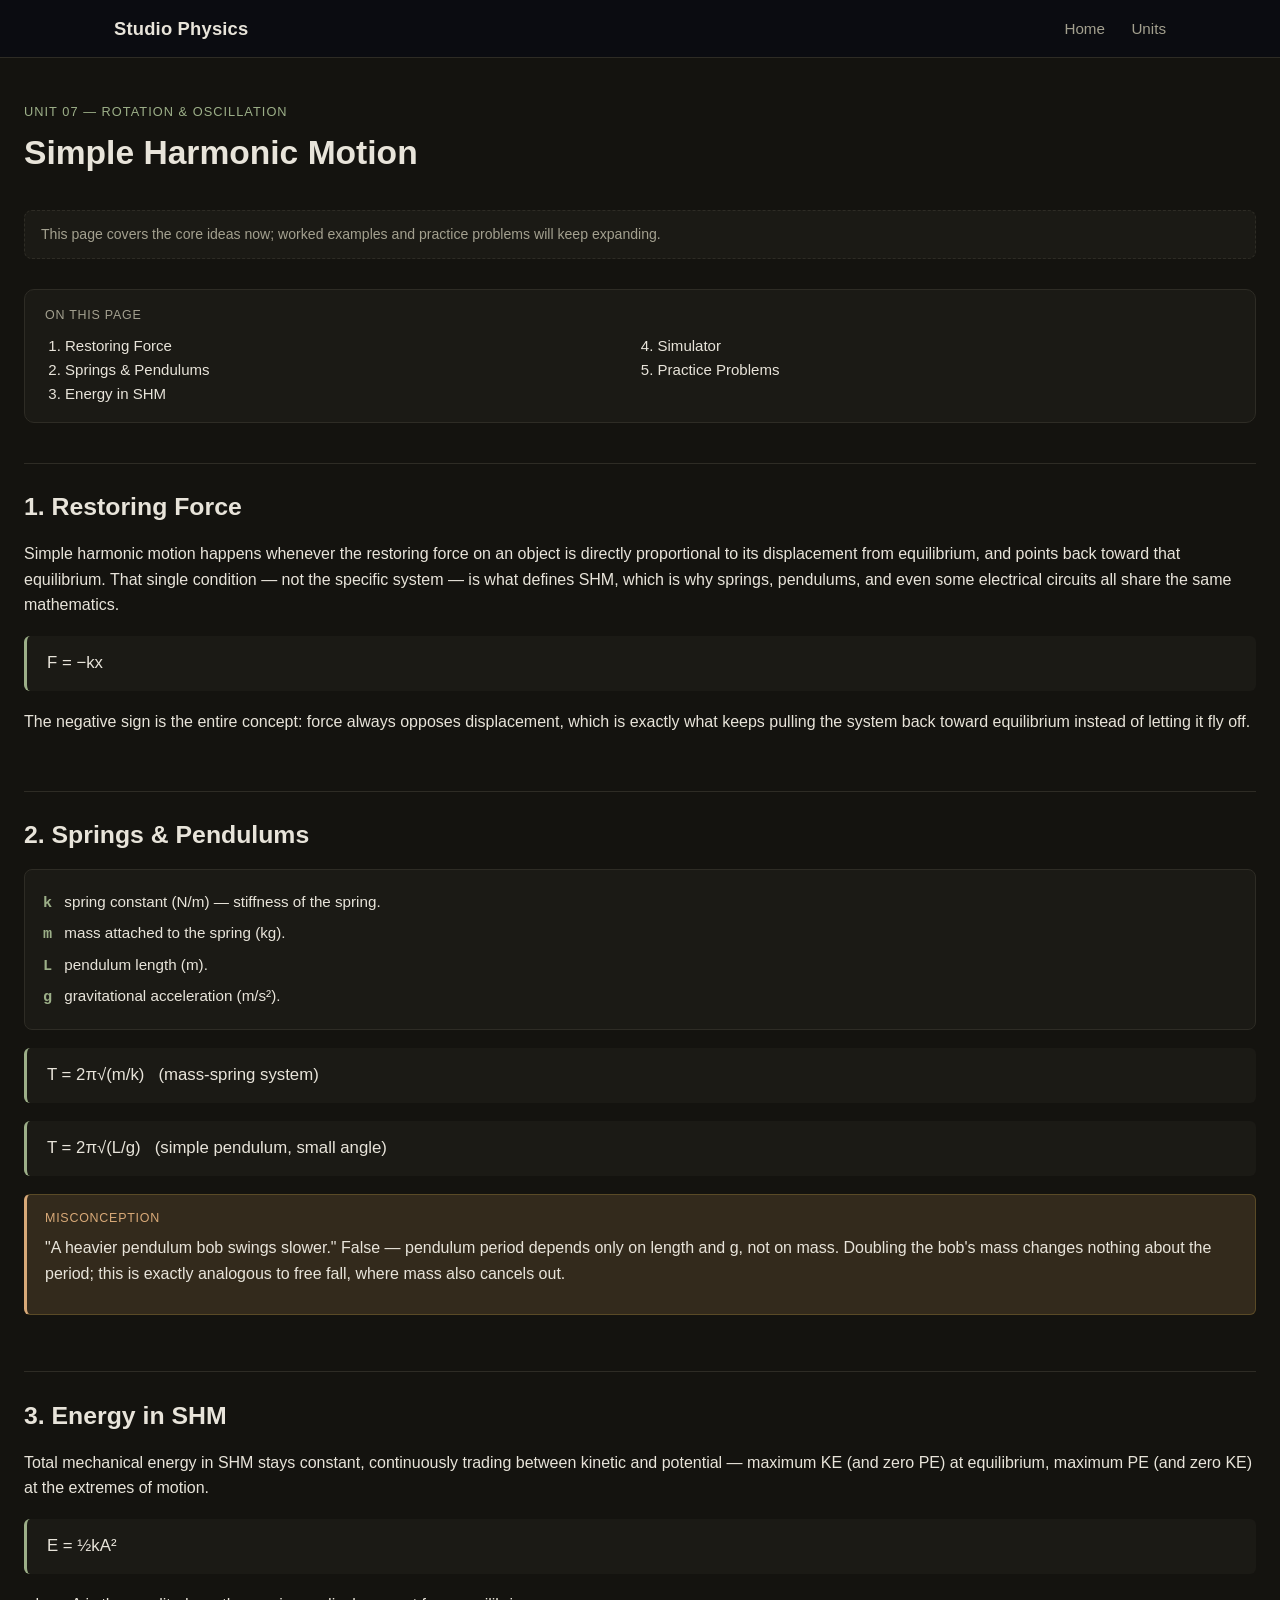
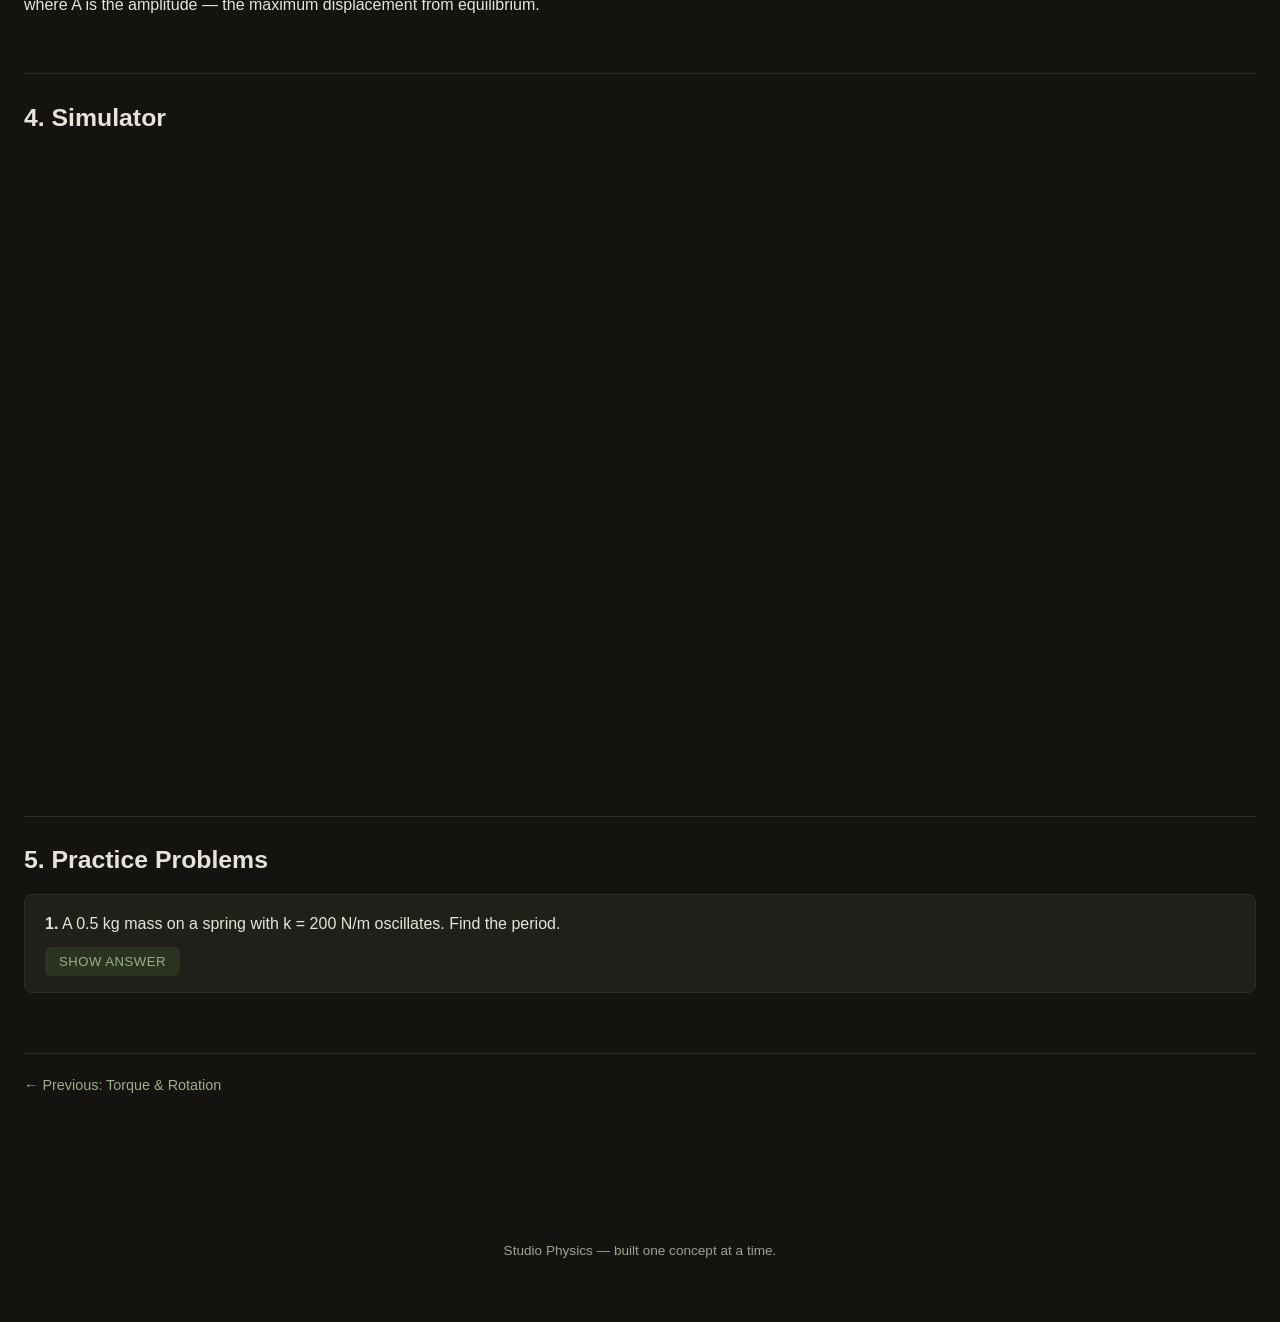
<file: units/shm/index.html>
<!DOCTYPE html>
<html lang="en">
<head>
  <meta charset="UTF-8">
  <meta name="viewport" content="width=device-width, initial-scale=1.0">
  <title>Simple Harmonic Motion — Studio Physics</title>
  <link rel="stylesheet" href="../../style.css">
</head>
<body>

  <header class="site-header">
    <div class="header-inner">
      <a href="../../index.html" class="brand">Studio Physics</a>
      <button class="nav-toggle" id="navToggle" aria-label="Toggle navigation">☰</button>
      <nav class="main-nav" id="mainNav">
        <a href="../../index.html">Home</a>
        <a href="../../index.html#">Units</a>
      </nav>
    </div>
  </header>

  <main class="lesson-main">

    <div class="lesson-header">
      <span class="lesson-eyebrow">Unit 07 — Rotation & Oscillation</span>
      <h1>Simple Harmonic Motion</h1>
    </div>

    <p class="stub-notice">This page covers the core ideas now; worked examples and practice problems will keep expanding.</p>

    <nav class="lesson-toc">
      <p>On this page</p>
      <ol>
        <li><a href="#restoring-force">Restoring Force</a></li>
        <li><a href="#springs-pendulums">Springs & Pendulums</a></li>
        <li><a href="#energy-in-shm">Energy in SHM</a></li>
        <li><a href="#simulator">Simulator</a></li>
        <li><a href="#practice">Practice Problems</a></li>
      </ol>
    </nav>

    <section class="concept-block" id="restoring-force">
      <h2>1. Restoring Force</h2>
      <p>
        Simple harmonic motion happens whenever the restoring force on an object is directly proportional to
        its displacement from equilibrium, and points back toward that equilibrium. That single condition —
        not the specific system — is what defines SHM, which is why springs, pendulums, and even some
        electrical circuits all share the same mathematics.
      </p>
      <div class="equation">F = −kx</div>
      <p>
        The negative sign is the entire concept: force always opposes displacement, which is exactly what
        keeps pulling the system back toward equilibrium instead of letting it fly off.
      </p>
    </section>

    <section class="concept-block" id="springs-pendulums">
      <h2>2. Springs &amp; Pendulums</h2>
      <ul class="var-list">
        <li><code>k</code> spring constant (N/m) — stiffness of the spring.</li>
        <li><code>m</code> mass attached to the spring (kg).</li>
        <li><code>L</code> pendulum length (m).</li>
        <li><code>g</code> gravitational acceleration (m/s²).</li>
      </ul>
      <div class="equation">T = 2π√(m/k) &nbsp;&nbsp;(mass-spring system)</div>
      <div class="equation">T = 2π√(L/g) &nbsp;&nbsp;(simple pendulum, small angle)</div>

      <div class="misconception">
        <span class="label">Misconception</span>
        <p>
          "A heavier pendulum bob swings slower." False — pendulum period depends only on length and g, not
          on mass. Doubling the bob's mass changes nothing about the period; this is exactly analogous to
          free fall, where mass also cancels out.
        </p>
      </div>
    </section>

    <section class="concept-block" id="energy-in-shm">
      <h2>3. Energy in SHM</h2>
      <p>
        Total mechanical energy in SHM stays constant, continuously trading between kinetic and potential —
        maximum KE (and zero PE) at equilibrium, maximum PE (and zero KE) at the extremes of motion.
      </p>
      <div class="equation">E = ½kA²</div>
      <p>where A is the amplitude — the maximum displacement from equilibrium.</p>
    </section>

    <section class="concept-block" id="simulator">
      <h2>4. Simulator</h2>
      <iframe src="https://wafisharif.github.io/simple-harmonic-motion-simulator/" width="100%" height="600" style="border:none; border-radius:10px;"></iframe>
    </section>

    <section class="concept-block" id="practice">
      <h2>5. Practice Problems</h2>
      <div class="practice-problem">
        <p><strong>1.</strong> A 0.5 kg mass on a spring with k = 200 N/m oscillates. Find the period.</p>
        <button class="reveal-btn" data-target="ans1">Show Answer</button>
        <div class="answer" id="ans1">
          T = 2π√(m/k) = 2π√(0.5/200) ≈ 0.314 s.
        </div>
      </div>
    </section>

    <div class="lesson-pager">
      <a href="../torque-rotation/">← Previous: Torque & Rotation</a>
      <span></span>
    </div>

  </main>

  <footer class="site-footer">
    <p>Studio Physics — built one concept at a time.</p>
  </footer>

  <script src="../../script.js"></script>
</body>
</html>
</file>
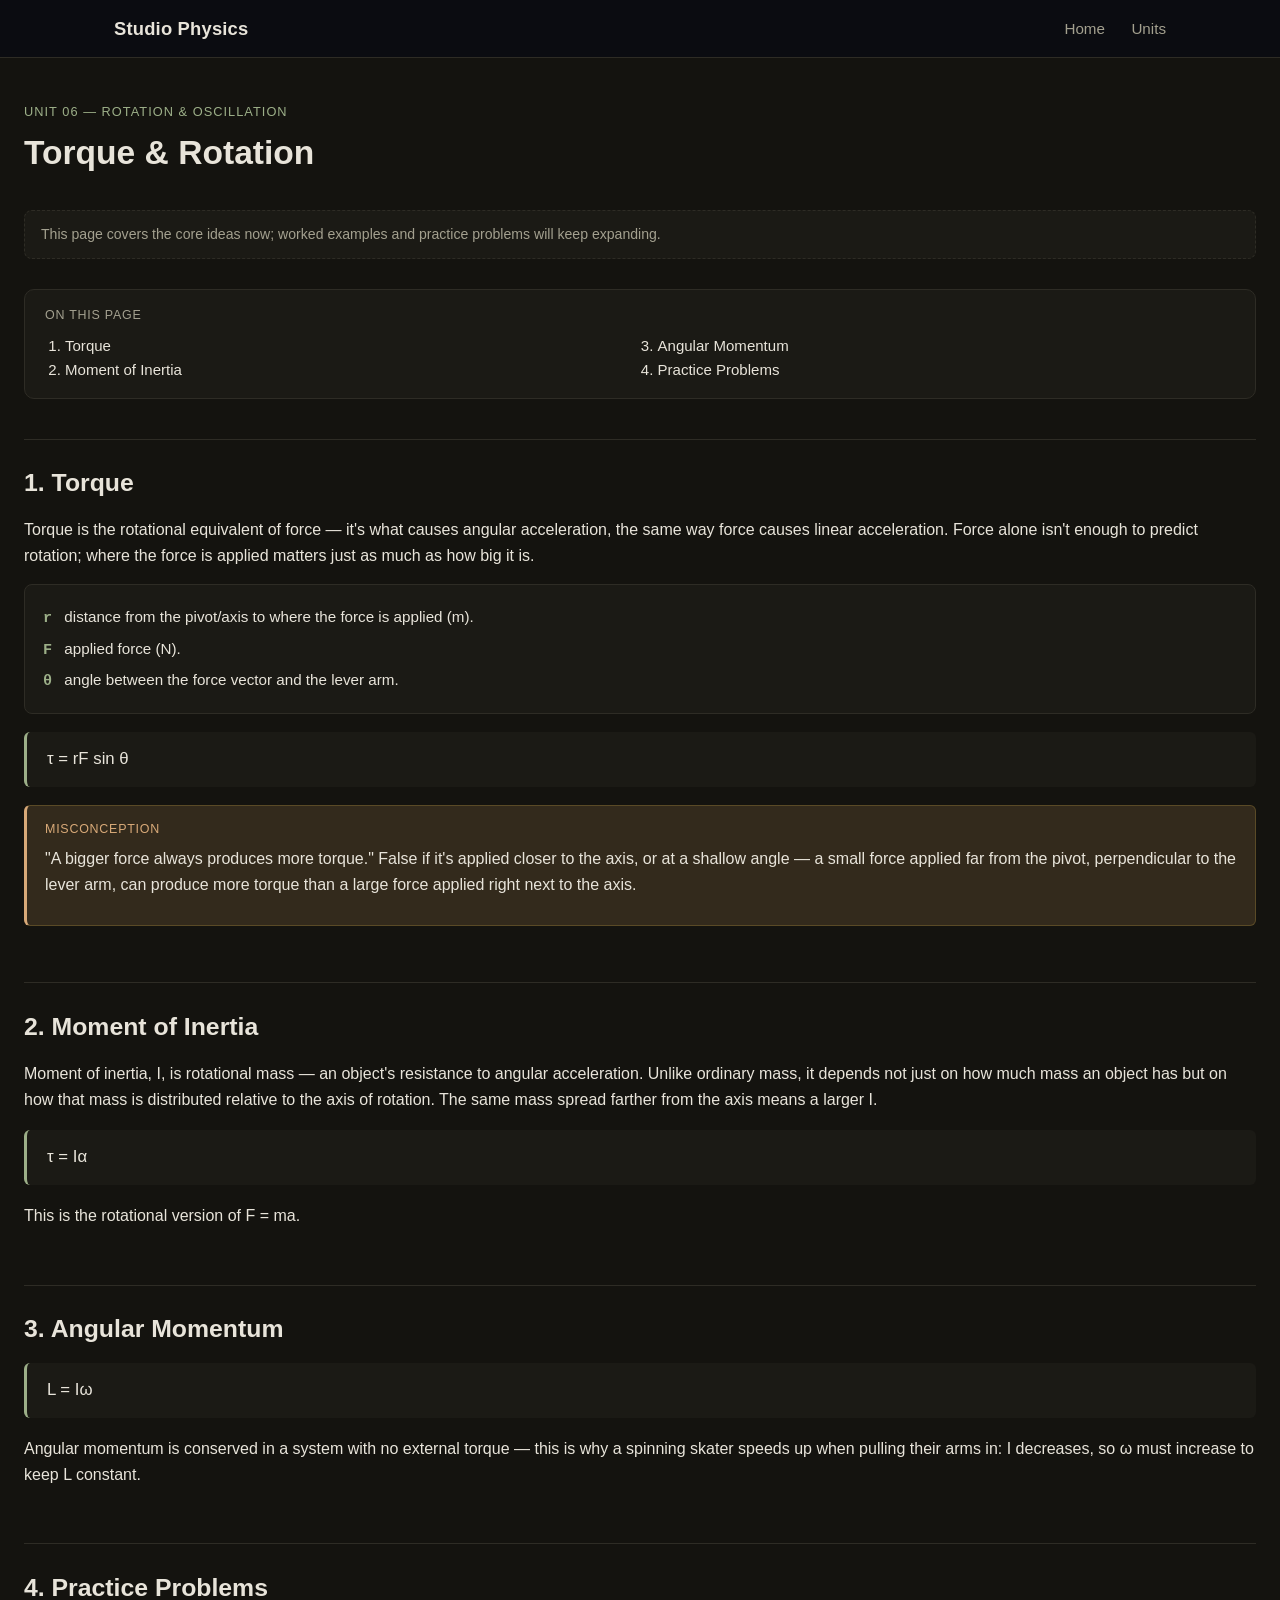
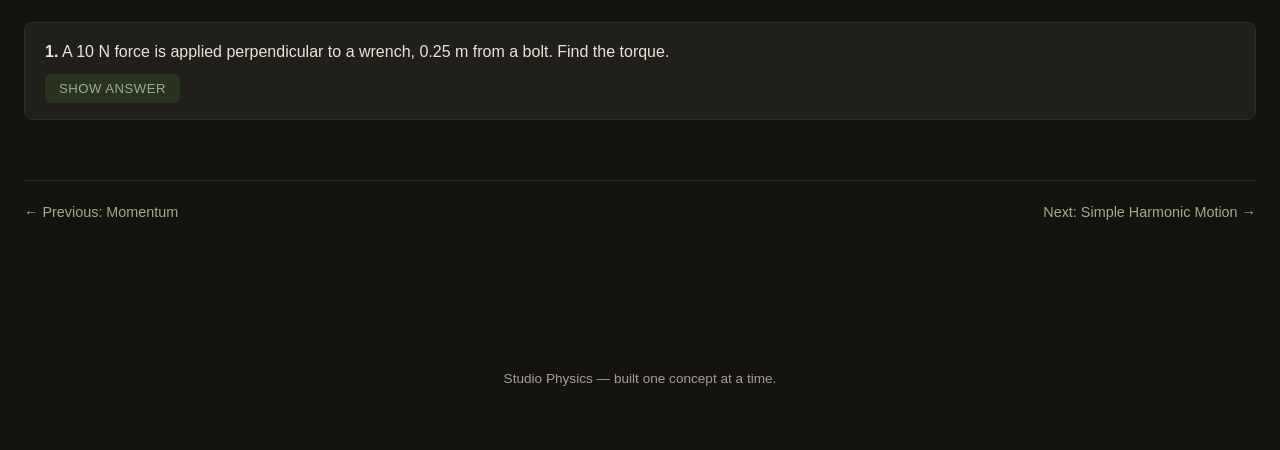
<file: units/torque-rotation/index.html>
<!DOCTYPE html>
<html lang="en">
<head>
  <meta charset="UTF-8">
  <meta name="viewport" content="width=device-width, initial-scale=1.0">
  <title>Torque & Rotation — Studio Physics</title>
  <link rel="stylesheet" href="../../style.css">
</head>
<body>

  <header class="site-header">
    <div class="header-inner">
      <a href="../../index.html" class="brand">Studio Physics</a>
      <button class="nav-toggle" id="navToggle" aria-label="Toggle navigation">☰</button>
      <nav class="main-nav" id="mainNav">
        <a href="../../index.html">Home</a>
        <a href="../../index.html#">Units</a>
      </nav>
    </div>
  </header>

  <main class="lesson-main">

    <div class="lesson-header">
      <span class="lesson-eyebrow">Unit 06 — Rotation & Oscillation</span>
      <h1>Torque &amp; Rotation</h1>
    </div>

    <p class="stub-notice">This page covers the core ideas now; worked examples and practice problems will keep expanding.</p>

    <nav class="lesson-toc">
      <p>On this page</p>
      <ol>
        <li><a href="#torque">Torque</a></li>
        <li><a href="#moment-of-inertia">Moment of Inertia</a></li>
        <li><a href="#angular-momentum">Angular Momentum</a></li>
        <li><a href="#practice">Practice Problems</a></li>
      </ol>
    </nav>

    <section class="concept-block" id="torque">
      <h2>1. Torque</h2>
      <p>
        Torque is the rotational equivalent of force — it's what causes angular acceleration, the same way
        force causes linear acceleration. Force alone isn't enough to predict rotation; where the force is
        applied matters just as much as how big it is.
      </p>
      <ul class="var-list">
        <li><code>r</code> distance from the pivot/axis to where the force is applied (m).</li>
        <li><code>F</code> applied force (N).</li>
        <li><code>θ</code> angle between the force vector and the lever arm.</li>
      </ul>
      <div class="equation">τ = rF sin θ</div>

      <div class="misconception">
        <span class="label">Misconception</span>
        <p>
          "A bigger force always produces more torque." False if it's applied closer to the axis, or at a
          shallow angle — a small force applied far from the pivot, perpendicular to the lever arm, can
          produce more torque than a large force applied right next to the axis.
        </p>
      </div>
    </section>

    <section class="concept-block" id="moment-of-inertia">
      <h2>2. Moment of Inertia</h2>
      <p>
        Moment of inertia, I, is rotational mass — an object's resistance to angular acceleration. Unlike
        ordinary mass, it depends not just on how much mass an object has but on how that mass is distributed
        relative to the axis of rotation. The same mass spread farther from the axis means a larger I.
      </p>
      <div class="equation">τ = Iα</div>
      <p>This is the rotational version of F = ma.</p>
    </section>

    <section class="concept-block" id="angular-momentum">
      <h2>3. Angular Momentum</h2>
      <div class="equation">L = Iω</div>
      <p>
        Angular momentum is conserved in a system with no external torque — this is why a spinning skater
        speeds up when pulling their arms in: I decreases, so ω must increase to keep L constant.
      </p>
    </section>

    <section class="concept-block" id="practice">
      <h2>4. Practice Problems</h2>
      <div class="practice-problem">
        <p><strong>1.</strong> A 10 N force is applied perpendicular to a wrench, 0.25 m from a bolt. Find the torque.</p>
        <button class="reveal-btn" data-target="ans1">Show Answer</button>
        <div class="answer" id="ans1">
          τ = rF sin90° = 0.25 × 10 × 1 = 2.5 N·m.
        </div>
      </div>
    </section>

    <div class="lesson-pager">
      <a href="../momentum/">← Previous: Momentum</a>
      <a href="../shm/">Next: Simple Harmonic Motion →</a>
    </div>

  </main>

  <footer class="site-footer">
    <p>Studio Physics — built one concept at a time.</p>
  </footer>

  <script src="../../script.js"></script>
</body>
</html>
</file>
<file: style.css>
/* ============================================
   STUDIO PHYSICS — SHARED STYLES
   ============================================ */

:root {
  --bg: #14130f;
  --bg-elevated: #1b1a15;
  --bg-card: #201f1a;
  --border: #2e2c25;
  --text: #e8e4da;
  --text-dim: #a3a08f;
  --accent: #9caf88;       /* sage green */
  --accent-soft: #29331f;
  --accent-warn: #d8a978;  /* misconceptions */
  --accent-warn-soft: #332a1c;
}

* { box-sizing: border-box; }

html, body {
  margin: 0;
  padding: 0;
  background: var(--bg);
  color: var(--text);
  font-family: -apple-system, BlinkMacSystemFont, "Segoe UI", Roboto, sans-serif;
  line-height: 1.6;
}

a { color: var(--accent); text-decoration: none; }
a:hover { text-decoration: underline; }

h1, h2, h3, h4 {
  font-family: var(--font-serif);
  font-weight: 600;
  line-height: 1.25;
  color: var(--text);
}

/* ---------- Header / Nav ---------- */

.site-header {
  position: sticky;
  top: 0;
  z-index: 50;
  background: rgba(11, 13, 18, 0.92);
  backdrop-filter: blur(6px);
  border-bottom: 1px solid var(--border);
}

.header-inner {
  max-width: 1100px;
  margin: 0 auto;
  display: flex;
  align-items: center;
  justify-content: space-between;
  padding: 14px 24px;
}

.brand {
  font-family: var(--font-serif);
  font-size: 1.15rem;
  font-weight: 700;
  color: var(--text);
  letter-spacing: 0.01em;
}
.brand:hover { text-decoration: none; color: var(--accent); }

.main-nav a {
  color: var(--text-dim);
  margin-left: 22px;
  font-size: 0.95rem;
}
.main-nav a:hover { color: var(--accent); text-decoration: none; }

.nav-toggle {
  display: none;
  background: none;
  border: none;
  color: var(--text);
  font-size: 1.4rem;
  cursor: pointer;
}

@media (max-width: 640px) {
  .nav-toggle { display: block; }
  .main-nav {
    display: none;
    flex-direction: column;
    position: absolute;
    top: 56px;
    left: 0;
    right: 0;
    background: var(--bg-elevated);
    border-bottom: 1px solid var(--border);
    padding: 10px 24px 16px;
  }
  .main-nav.open { display: flex; }
  .main-nav a { margin: 8px 0; }
}

/* ---------- Hero ---------- */

.hero {
  max-width: var(--max-width);
  margin: 64px auto 40px;
  padding: 0 24px;
  text-align: center;
}

.hero h1 {
  font-size: 2.4rem;
  max-width: 640px;
  margin: 0 auto;
}

.hero-sub {
  color: var(--text-dim);
  font-size: 1.08rem;
  max-width: 560px;
  margin: 14px auto 0;
}

/* ---------- Unit grid (homepage) ---------- */

.unit-grid-section {
  max-width: 1100px;
  margin: 0 auto 60px;
  padding: 0 24px;
}

.section-label {
  font-size: 1rem;
  text-transform: uppercase;
  letter-spacing: 0.08em;
  color: var(--accent);
  font-family: var(--font-mono);
  margin: 40px 0 16px;
  border-bottom: 1px solid var(--border);
  padding-bottom: 10px;
}

.unit-grid {
  display: grid;
  grid-template-columns: repeat(auto-fit, minmax(240px, 1fr));
  gap: 16px;
}

.unit-card {
  position: relative;
  display: flex;
  flex-direction: column;
  background: var(--bg-card);
  border: 1px solid var(--border);
  border-radius: 10px;
  padding: 20px 18px;
  color: var(--text);
  transition: border-color 0.15s ease, transform 0.15s ease;
}

.unit-card:hover {
  border-color: var(--accent);
  transform: translateY(-2px);
  text-decoration: none;
}

.unit-number {
  font-family: var(--font-mono);
  color: var(--text-dim);
  font-size: 0.85rem;
  margin-bottom: 6px;
}

.unit-title {
  font-family: var(--font-serif);
  font-size: 1.15rem;
  font-weight: 600;
  margin-bottom: 6px;
}

.unit-desc {
  color: var(--text-dim);
  font-size: 0.92rem;
  flex-grow: 1;
}

.unit-tag {
  align-self: flex-start;
  margin-top: 12px;
  font-family: var(--font-mono);
  font-size: 0.72rem;
  text-transform: uppercase;
  letter-spacing: 0.05em;
  padding: 3px 8px;
  border-radius: 5px;
}

.sim-tag {
  background: var(--accent-soft);
  color: var(--accent);
}

/* ---------- Lesson page layout ---------- */

.lesson-main {
  max-width: var(--max-width);
  margin: 0 auto;
  padding: 40px 24px 100px;
}

.lesson-header {
  margin-bottom: 36px;
}

.lesson-eyebrow {
  font-family: var(--font-mono);
  font-size: 0.8rem;
  text-transform: uppercase;
  letter-spacing: 0.08em;
  color: var(--accent);
}

.lesson-header h1 {
  font-size: 2.1rem;
  margin: 8px 0 0;
}

.lesson-toc {
  background: var(--bg-elevated);
  border: 1px solid var(--border);
  border-radius: 10px;
  padding: 16px 20px;
  margin-bottom: 40px;
}

.lesson-toc p {
  margin: 0 0 8px;
  font-family: var(--font-mono);
  font-size: 0.78rem;
  text-transform: uppercase;
  letter-spacing: 0.06em;
  color: var(--text-dim);
}

.lesson-toc ol {
  margin: 0;
  padding-left: 20px;
  columns: 2;
  font-size: 0.94rem;
}

.lesson-toc a { color: var(--text); }
.lesson-toc a:hover { color: var(--accent); }

.concept-block {
  margin-bottom: 56px;
  padding-top: 8px;
  border-top: 1px solid var(--border);
}

.concept-block h2 {
  font-size: 1.55rem;
  margin-bottom: 18px;
}

.concept-block h3 {
  font-size: 1.1rem;
  color: var(--accent);
  margin: 28px 0 10px;
}

.concept-block p { margin: 0 0 14px; }

/* Definition / variable list */

.var-list {
  background: var(--bg-elevated);
  border: 1px solid var(--border);
  border-radius: 8px;
  padding: 14px 18px;
  margin: 16px 0;
  list-style: none;
}

.var-list li {
  margin: 6px 0;
  font-size: 0.95rem;
}

.var-list code {
  color: var(--accent);
  font-weight: 600;
  margin-right: 8px;
}

/* Equations */

.equation {
  background: var(--bg-elevated);
  border-left: 3px solid var(--accent);
  border-radius: 6px;
  padding: 14px 20px;
  margin: 18px 0;
  font-family: var(--font-mono);
  font-size: 1.05rem;
  overflow-x: auto;
}

/* Worked example */

.worked-example {
  background: var(--bg-card);
  border: 1px solid var(--border);
  border-radius: 10px;
  padding: 20px 22px;
  margin: 18px 0;
}

.worked-example .label {
  font-family: var(--font-mono);
  font-size: 0.78rem;
  text-transform: uppercase;
  letter-spacing: 0.06em;
  color: var(--accent);
  display: block;
  margin-bottom: 10px;
}

.worked-example ol {
  padding-left: 20px;
}

.worked-example li { margin-bottom: 10px; }

/* Misconceptions */

.misconception {
  background: var(--accent-warn-soft);
  border: 1px solid #5a4a26;
  border-left: 3px solid var(--accent-warn);
  border-radius: 6px;
  padding: 14px 18px;
  margin: 14px 0;
}

.misconception .label {
  font-family: var(--font-mono);
  font-size: 0.78rem;
  text-transform: uppercase;
  letter-spacing: 0.06em;
  color: var(--accent-warn);
  display: block;
  margin-bottom: 6px;
}

/* Simulator embed placeholder */

.sim-embed {
  background: var(--bg-elevated);
  border: 1px dashed var(--border);
  border-radius: 10px;
  padding: 40px 20px;
  text-align: center;
  color: var(--text-dim);
  margin: 18px 0;
  font-family: var(--font-mono);
  font-size: 0.9rem;
}

/* Practice problems */

.practice-problem {
  border: 1px solid var(--border);
  border-radius: 8px;
  padding: 16px 20px;
  margin: 14px 0;
  background: var(--bg-card);
}

.practice-problem p { margin: 0 0 10px; }

.reveal-btn {
  background: var(--accent-soft);
  color: var(--accent);
  border: none;
  border-radius: 6px;
  padding: 7px 14px;
  font-family: var(--font-mono);
  font-size: 0.82rem;
  cursor: pointer;
  text-transform: uppercase;
  letter-spacing: 0.04em;
}

.reveal-btn:hover { background: var(--accent); color: #0b0d12; }

.answer {
  display: none;
  margin-top: 12px;
  padding-top: 12px;
  border-top: 1px solid var(--border);
  color: var(--text-dim);
}

.answer.shown { display: block; }

/* Lesson nav (prev/next) */

.lesson-pager {
  display: flex;
  justify-content: space-between;
  margin-top: 60px;
  padding-top: 20px;
  border-top: 1px solid var(--border);
  font-family: var(--font-mono);
  font-size: 0.9rem;
}

/* Footer */

.site-footer {
  text-align: center;
  color: var(--text-dim);
  font-size: 0.85rem;
  padding: 30px 24px 50px;
  font-family: var(--font-mono);
}

/* Stub notice for lighter-content pages */

.stub-notice {
  background: var(--bg-elevated);
  border: 1px dashed var(--border);
  border-radius: 8px;
  padding: 12px 16px;
  color: var(--text-dim);
  font-size: 0.88rem;
  margin-bottom: 30px;
}
</file>
